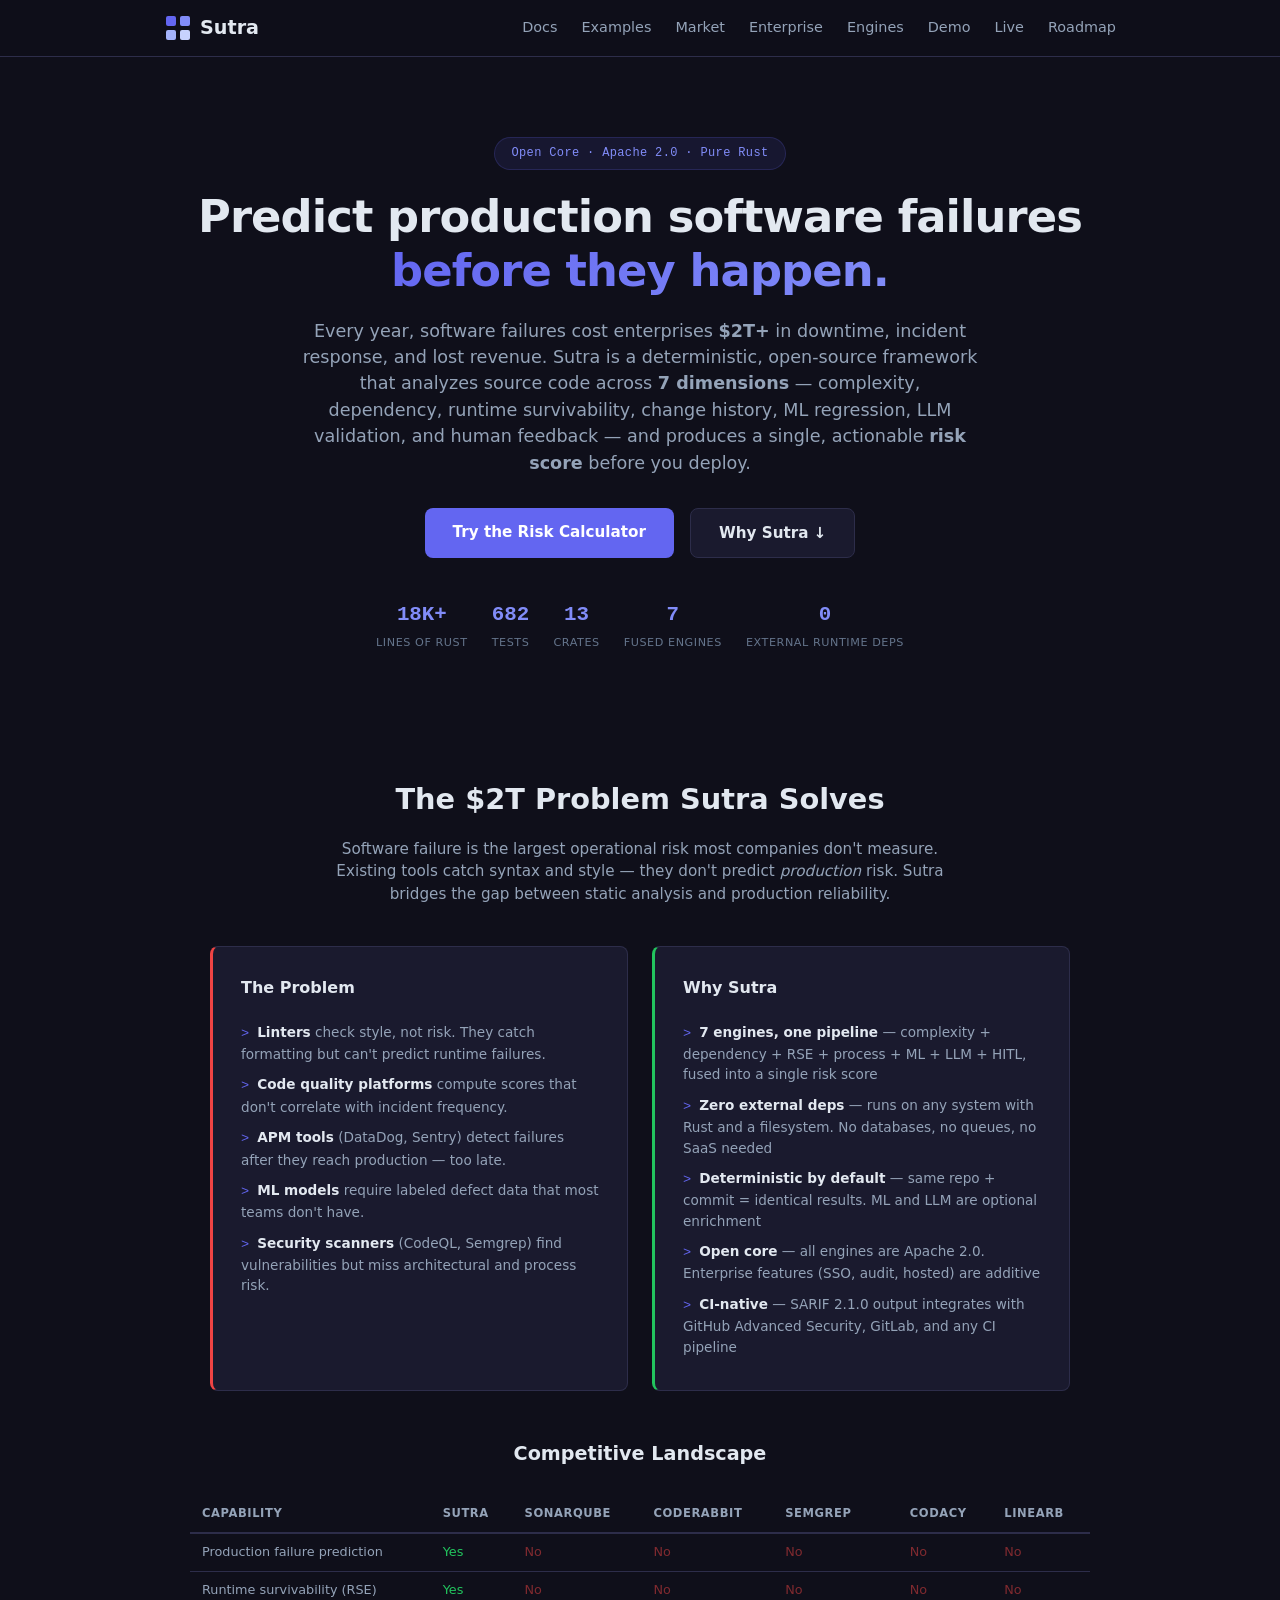
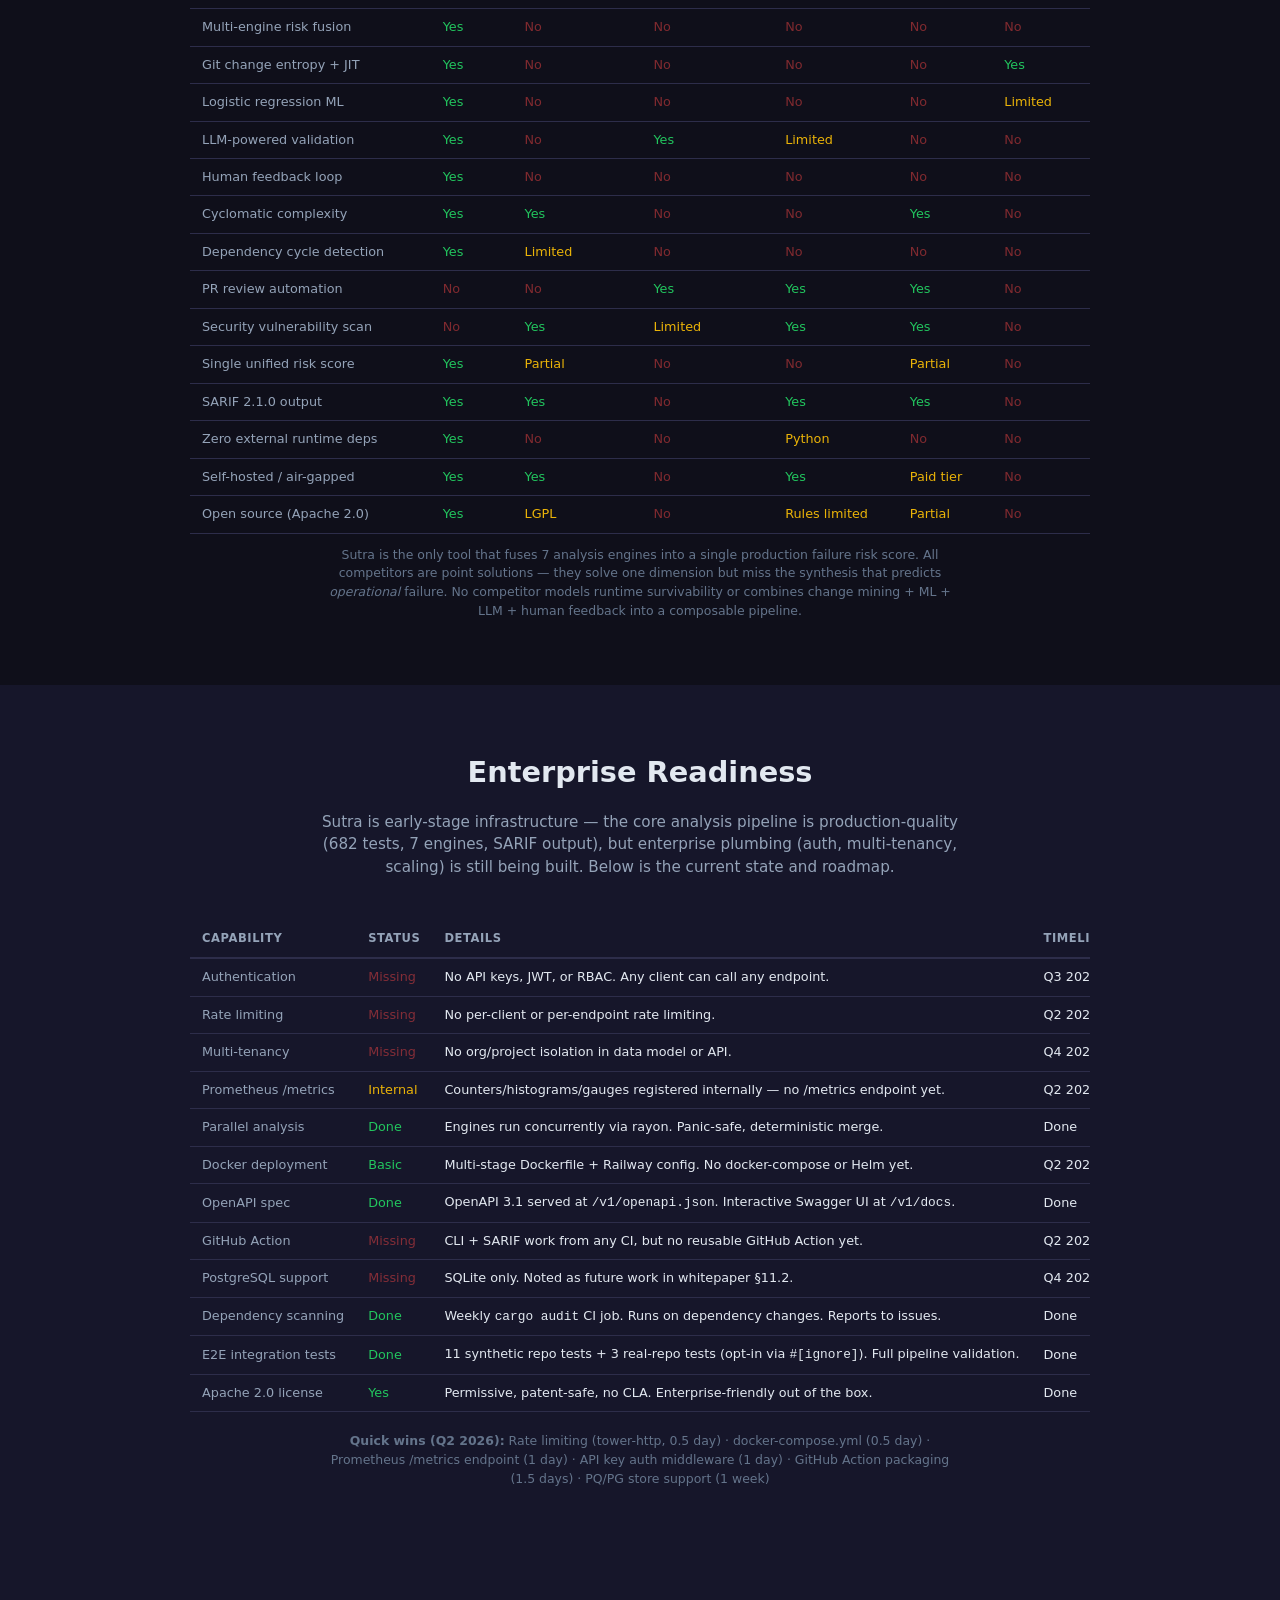
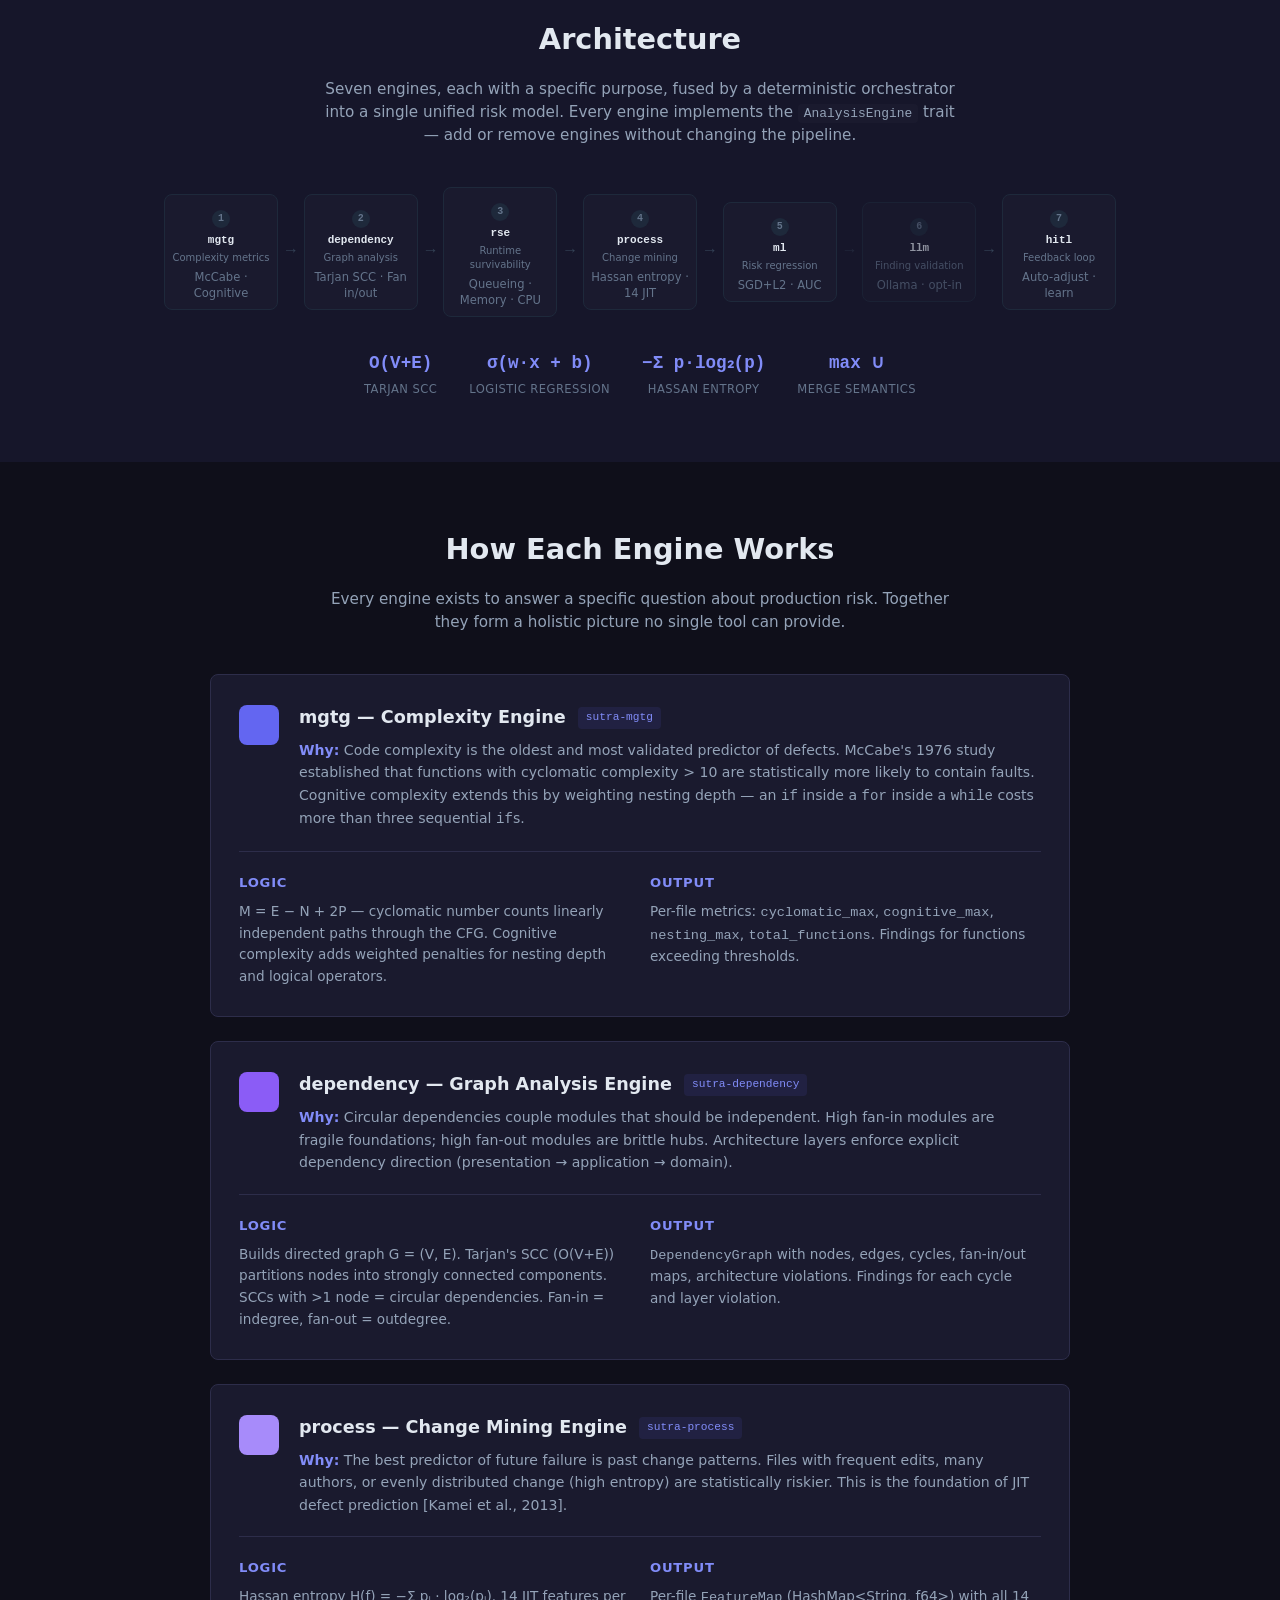
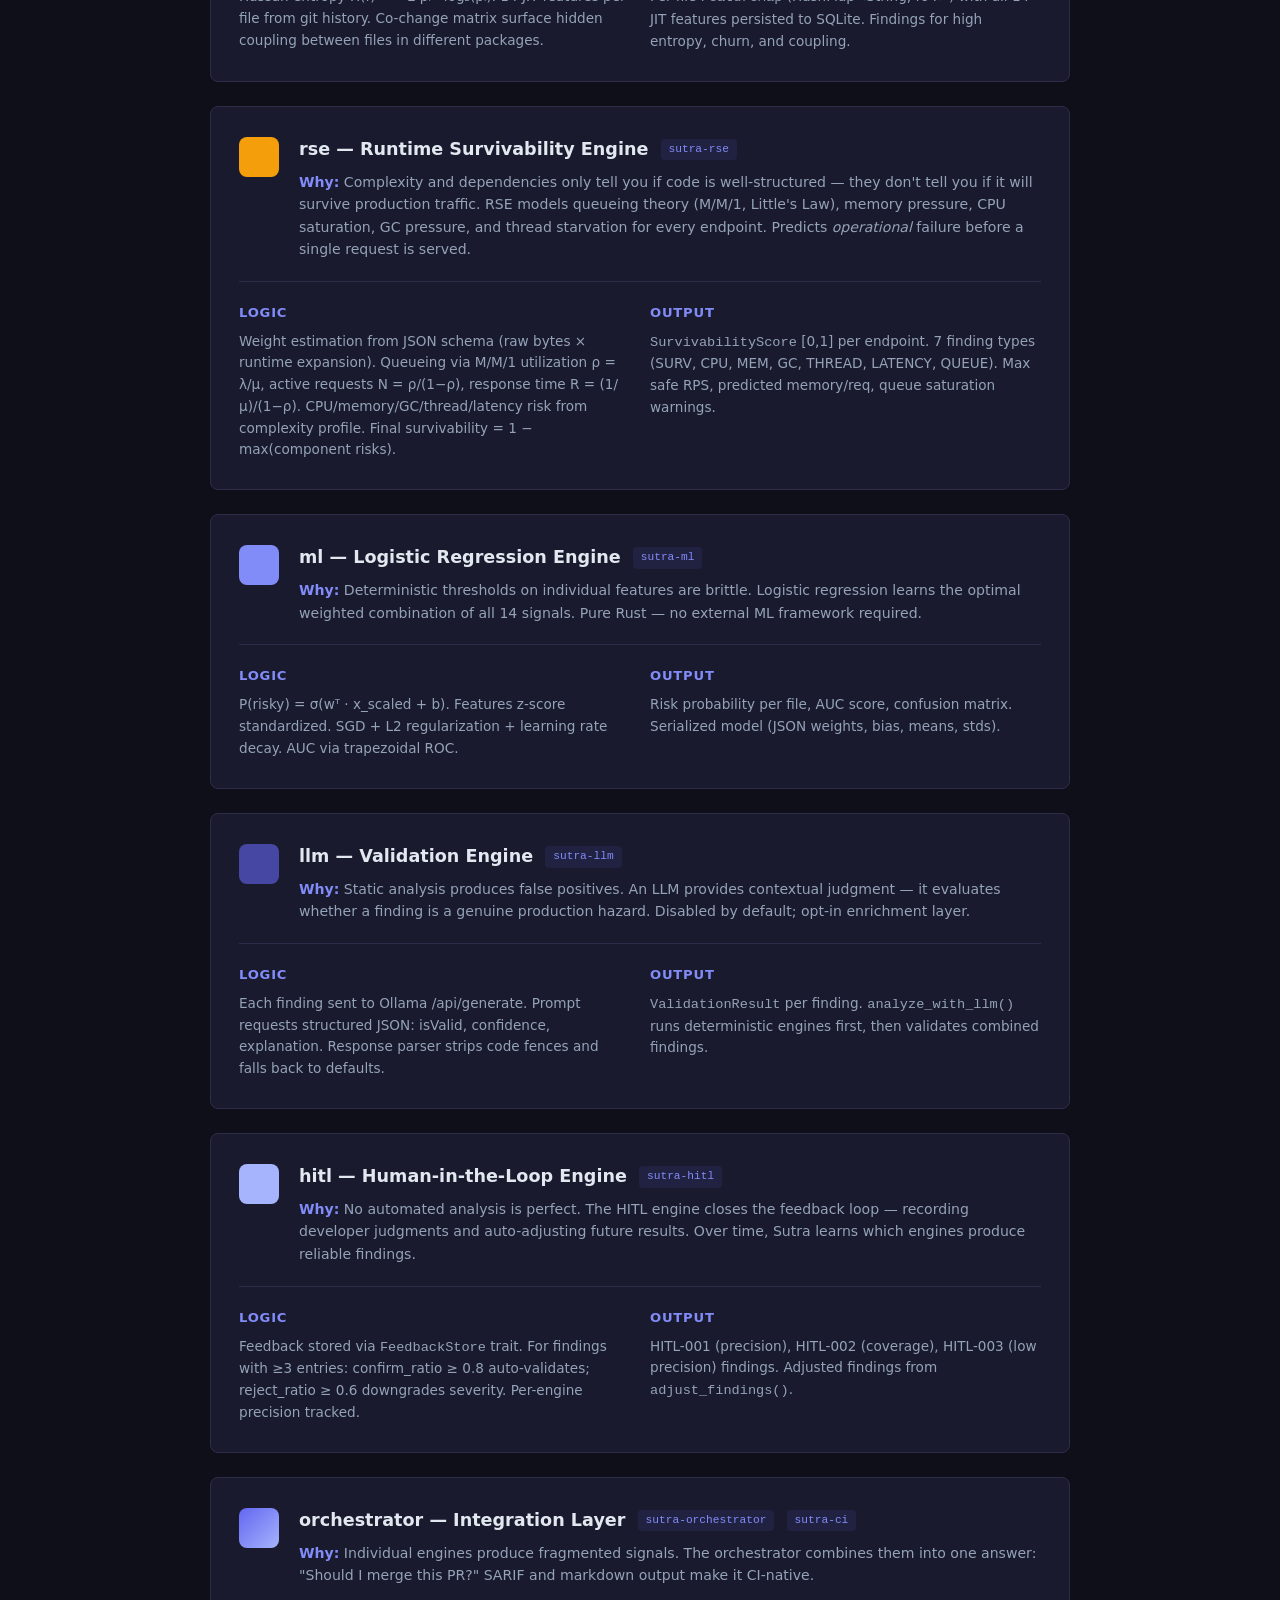
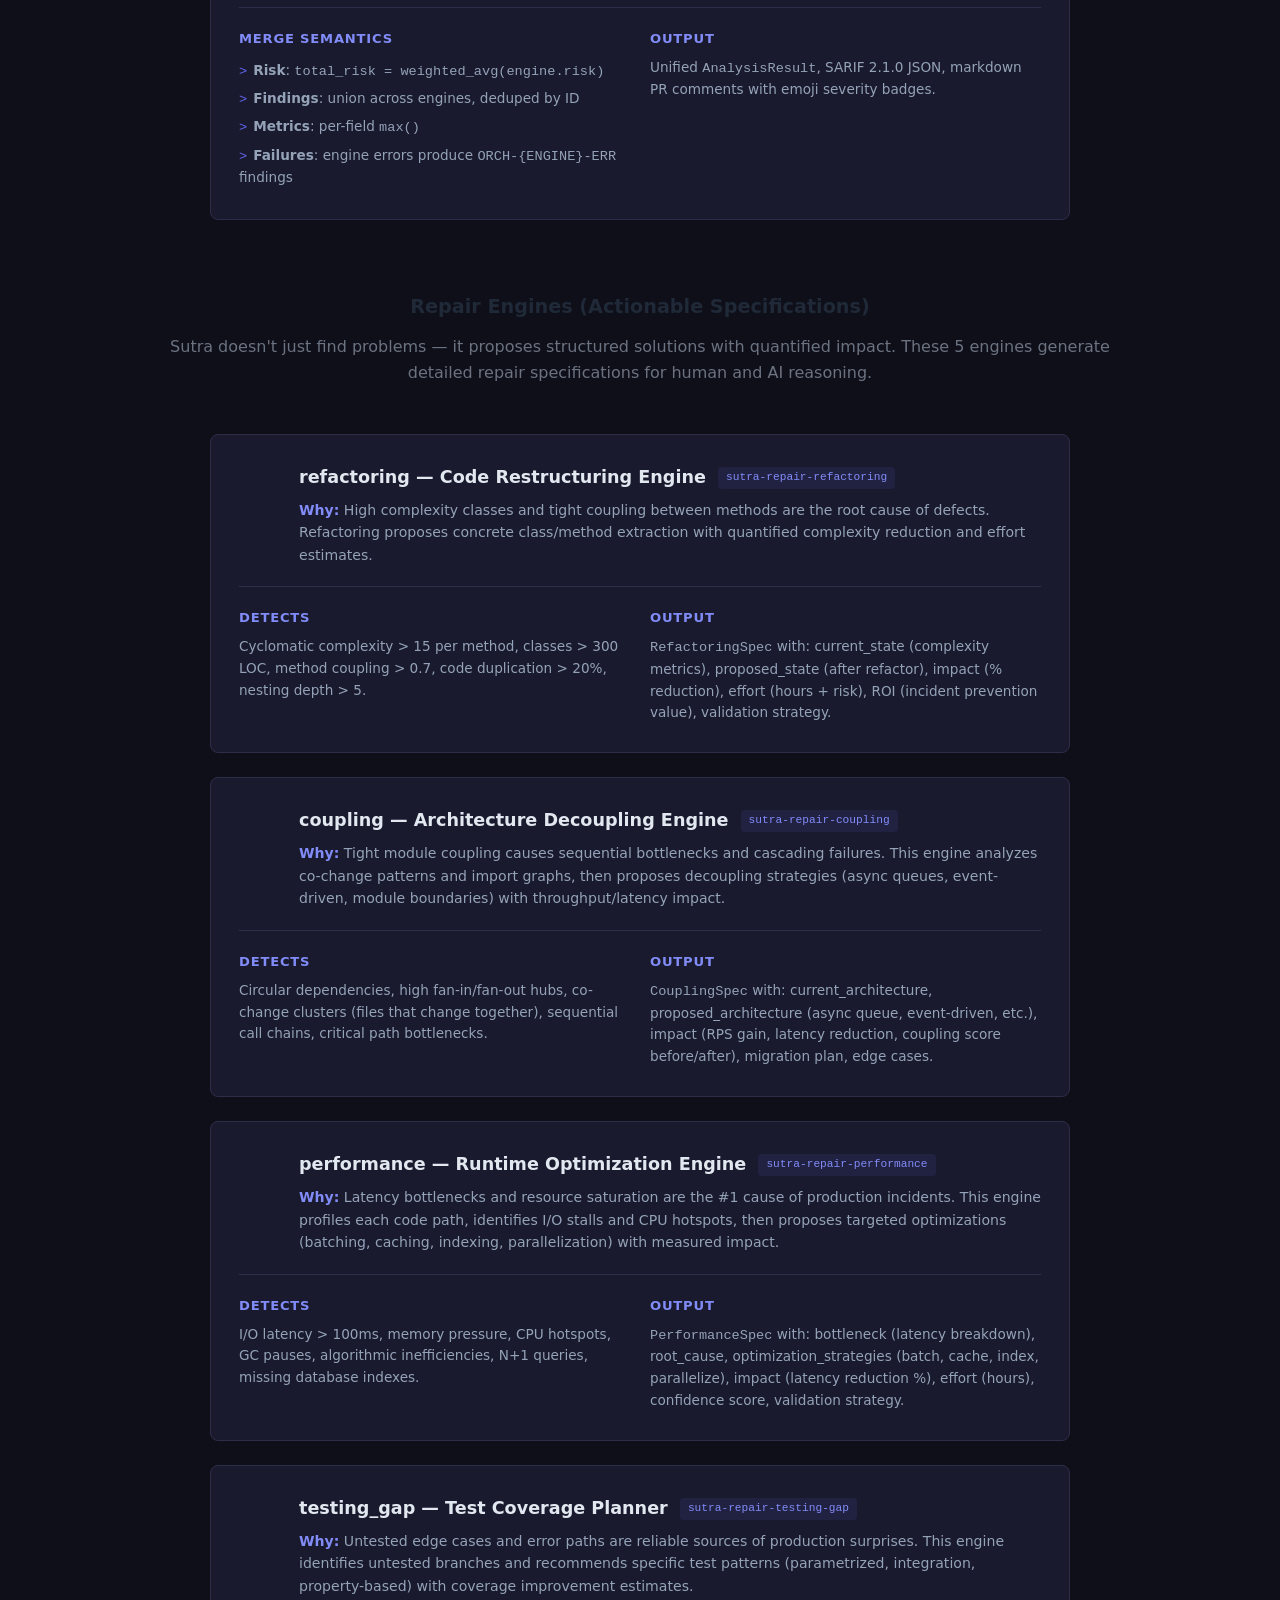
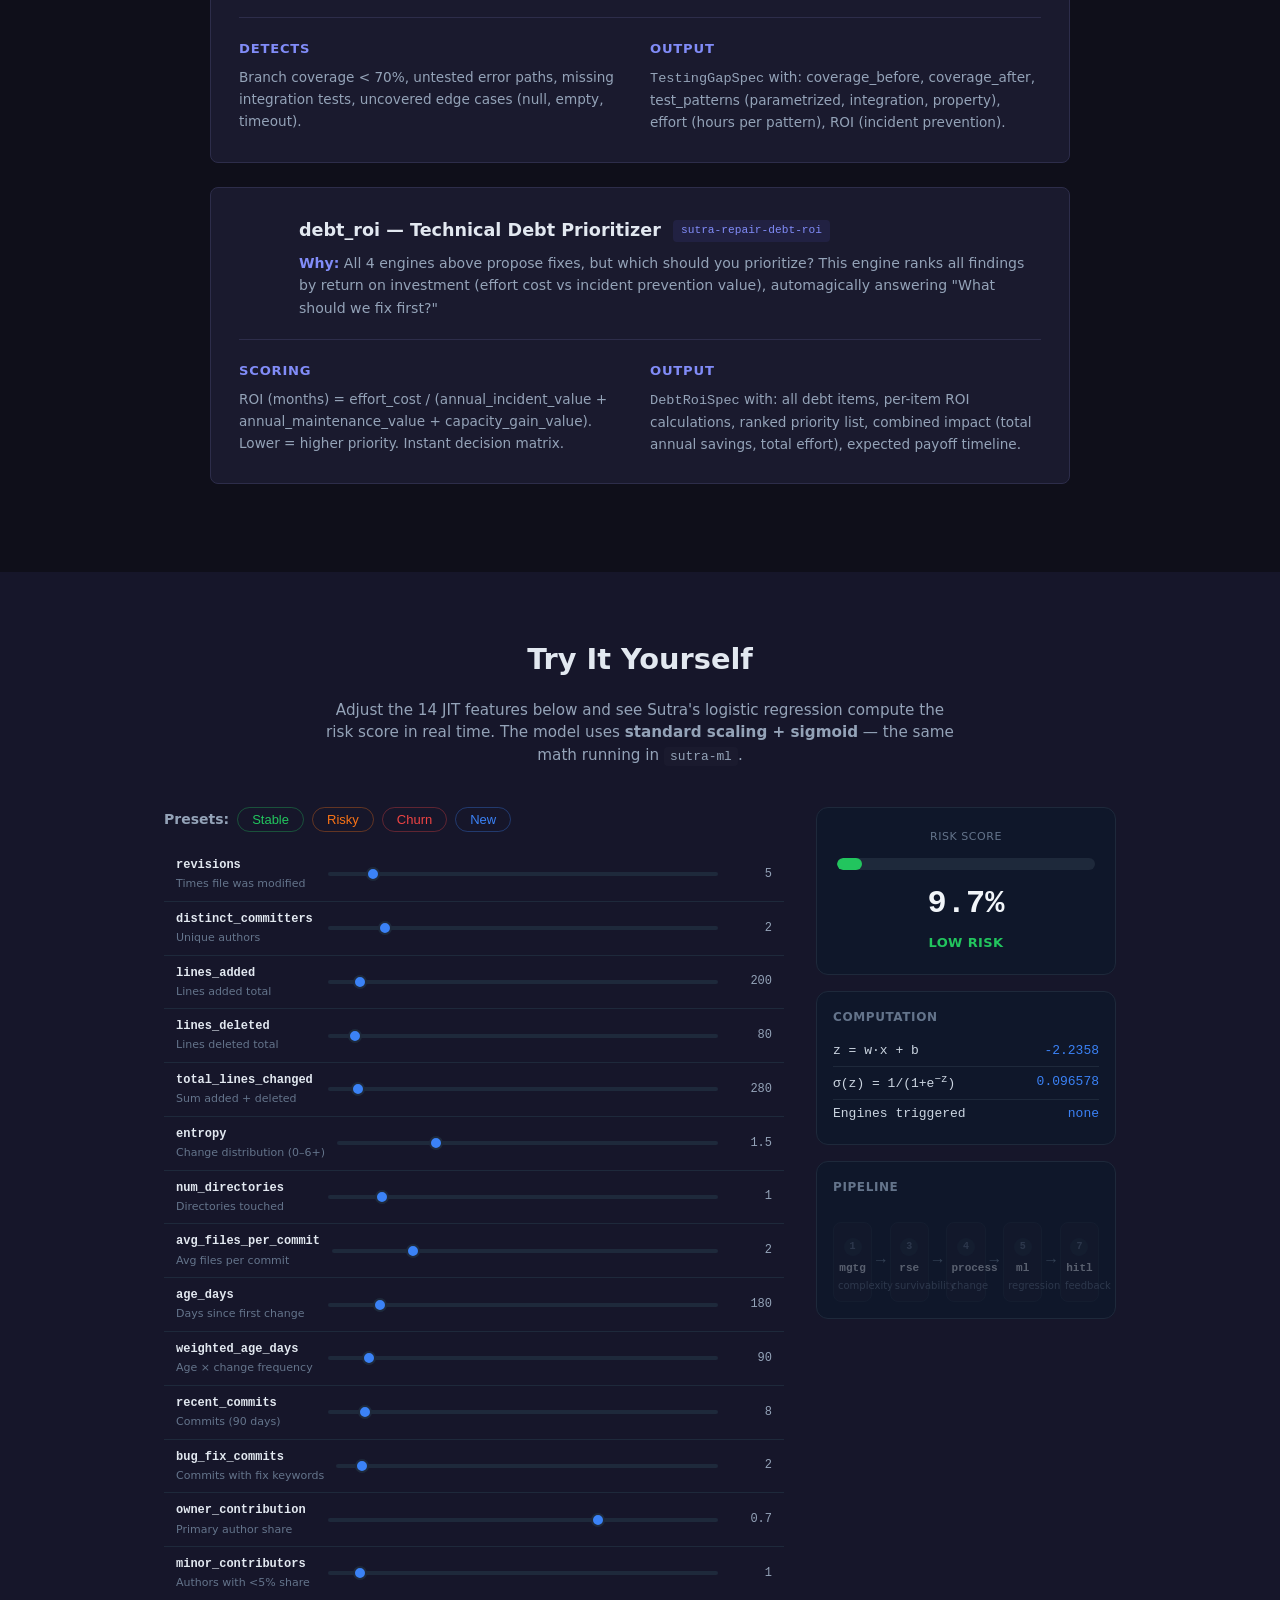
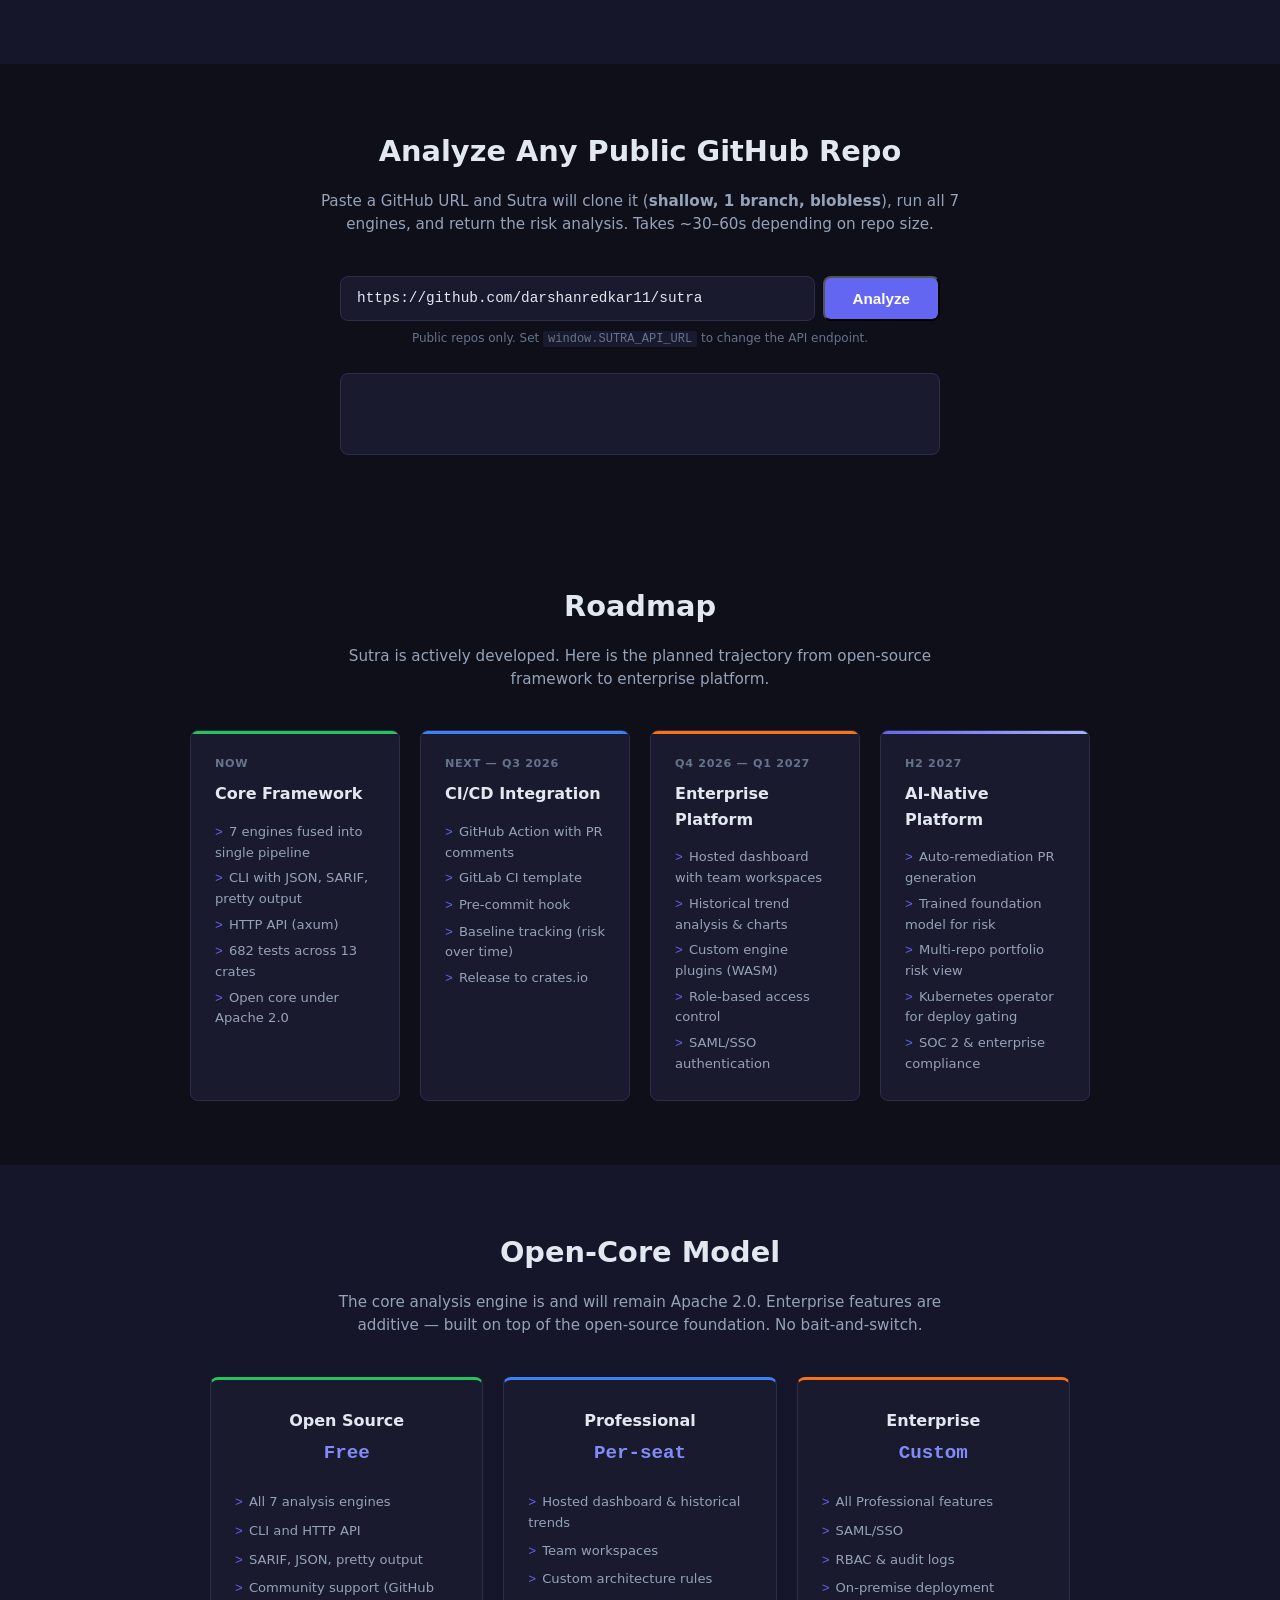
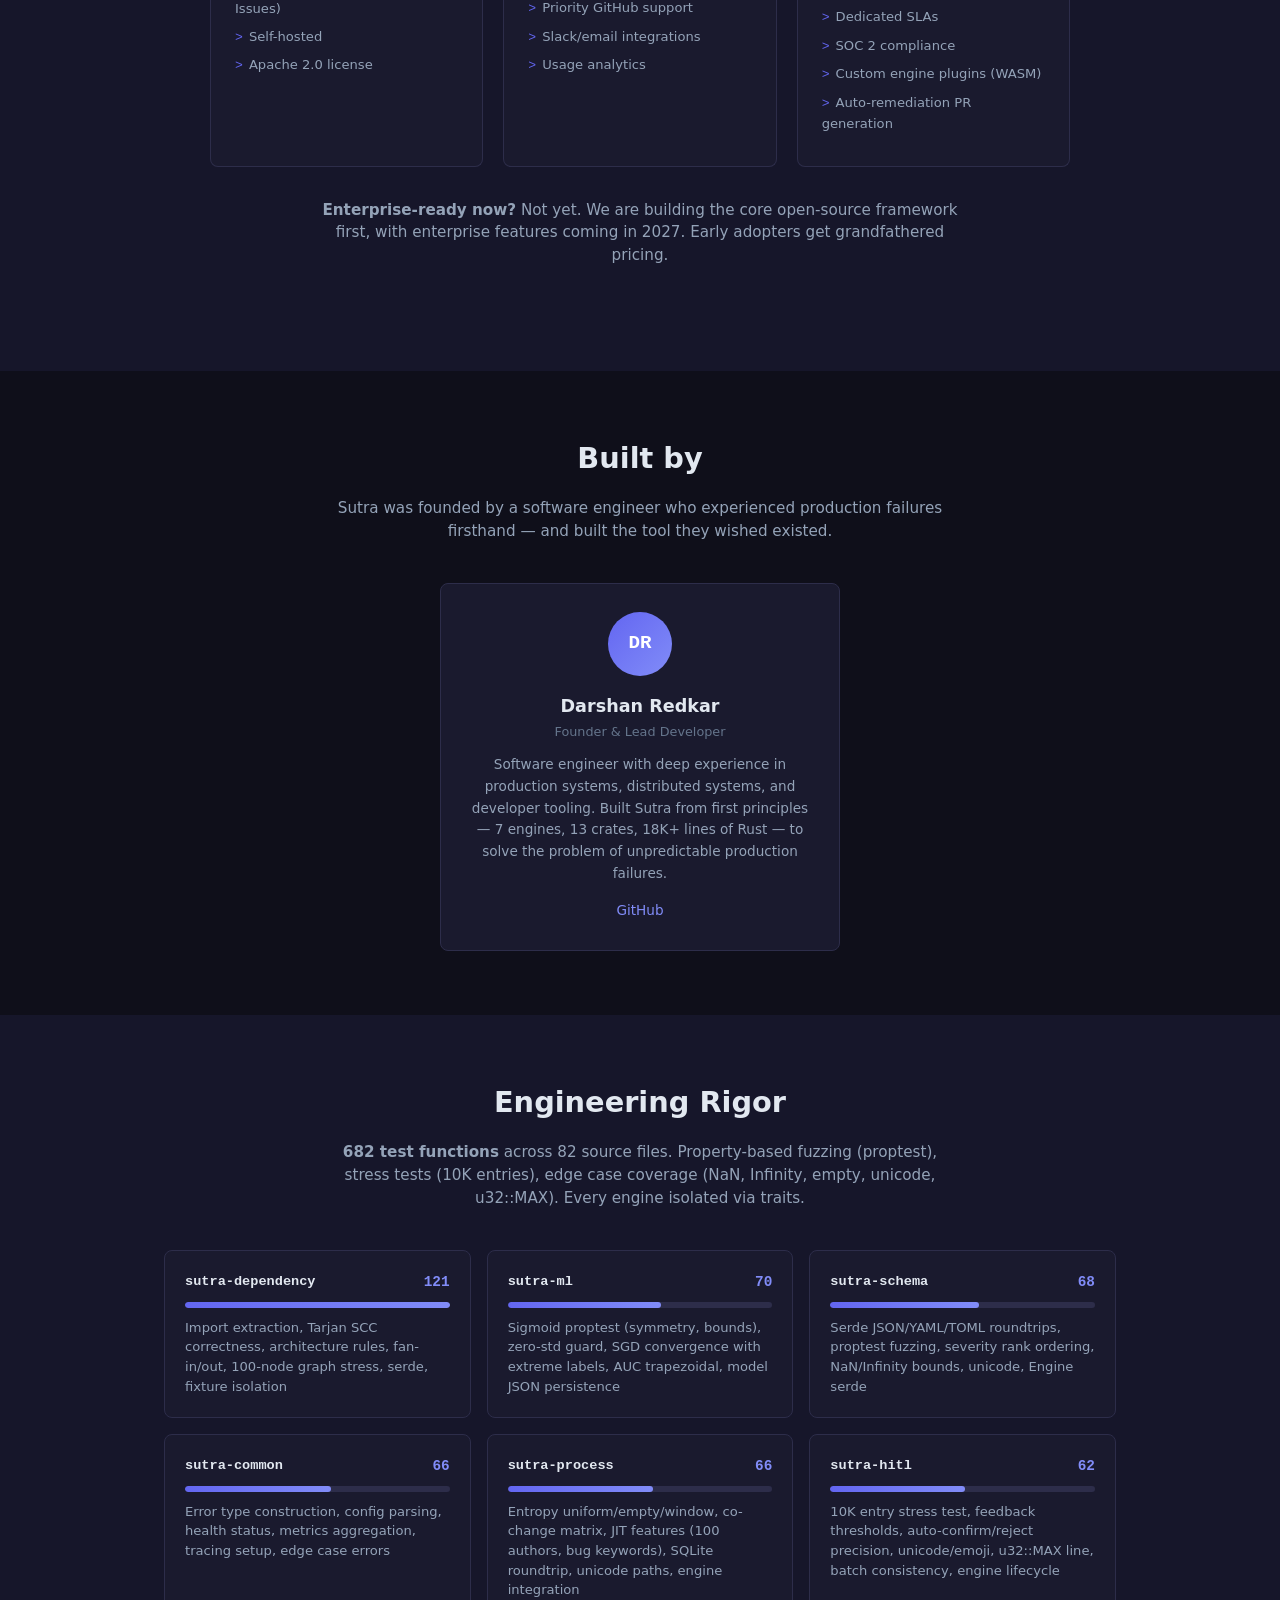
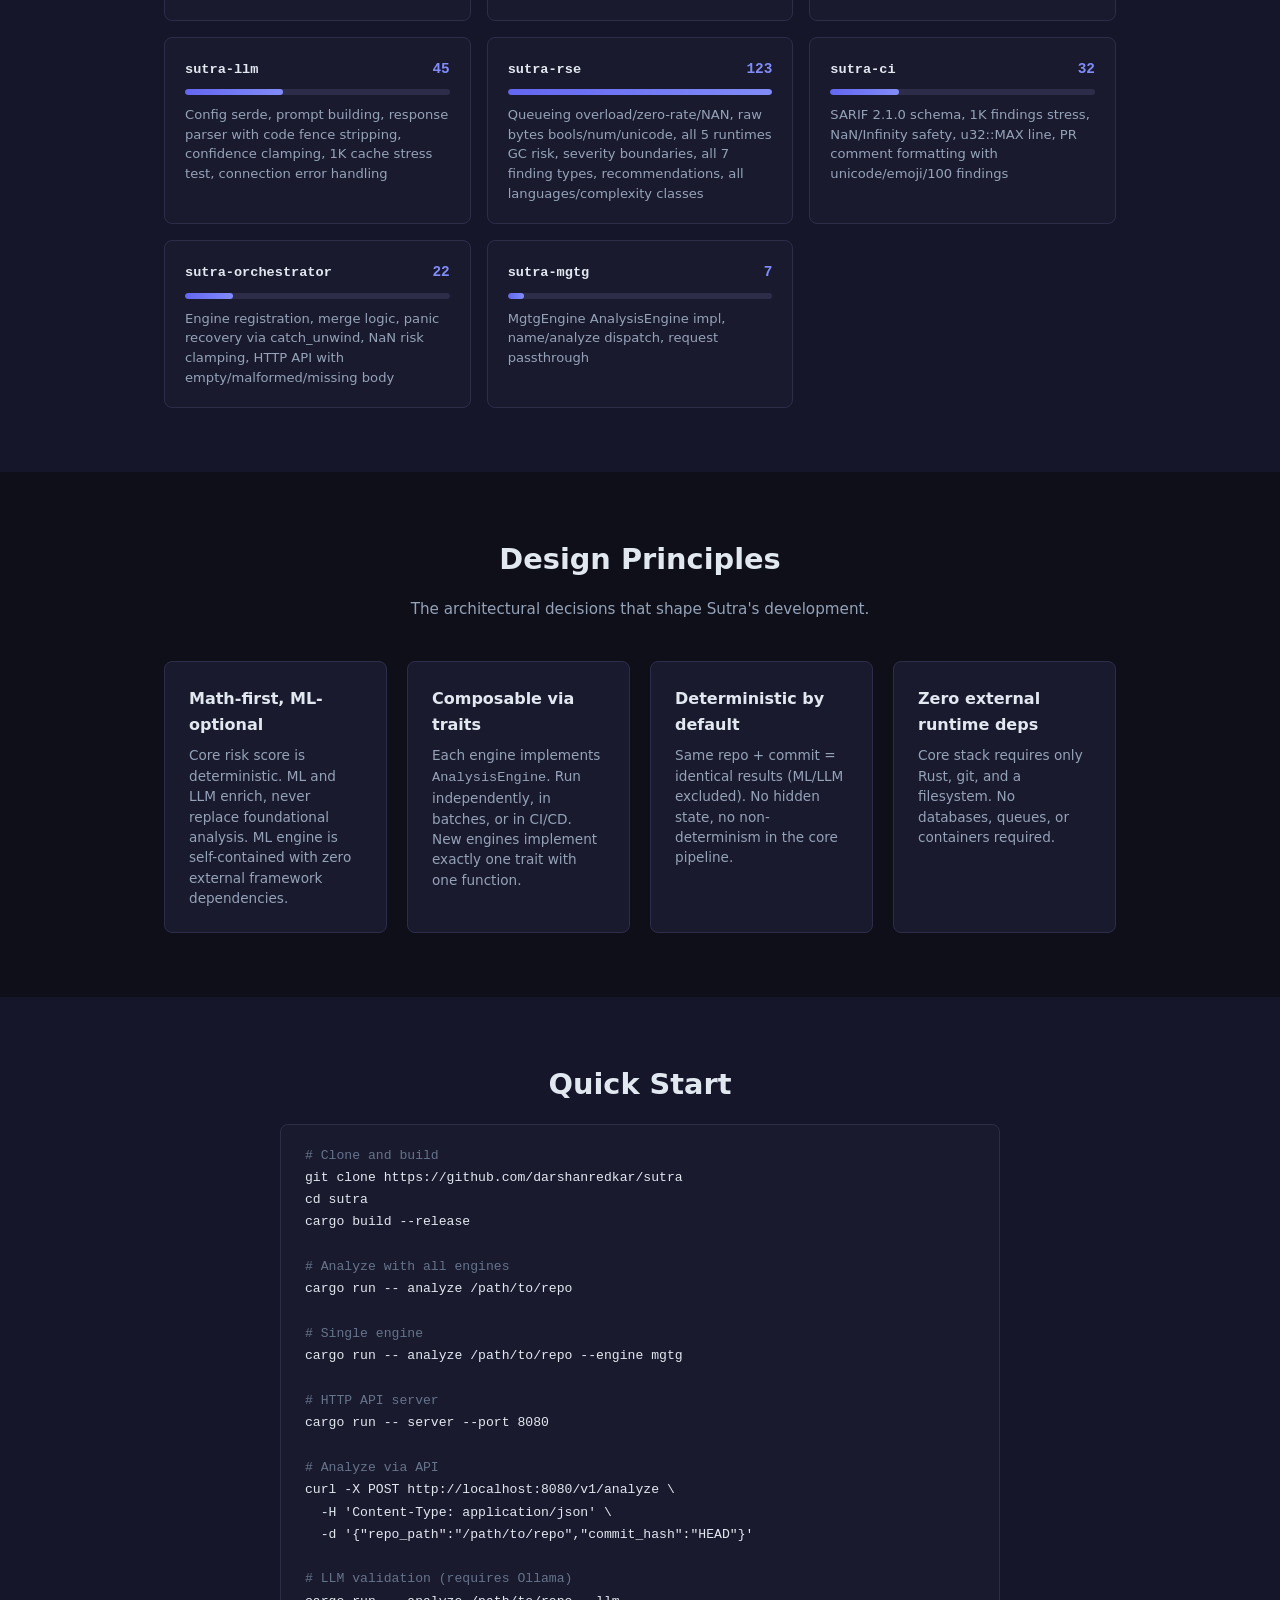
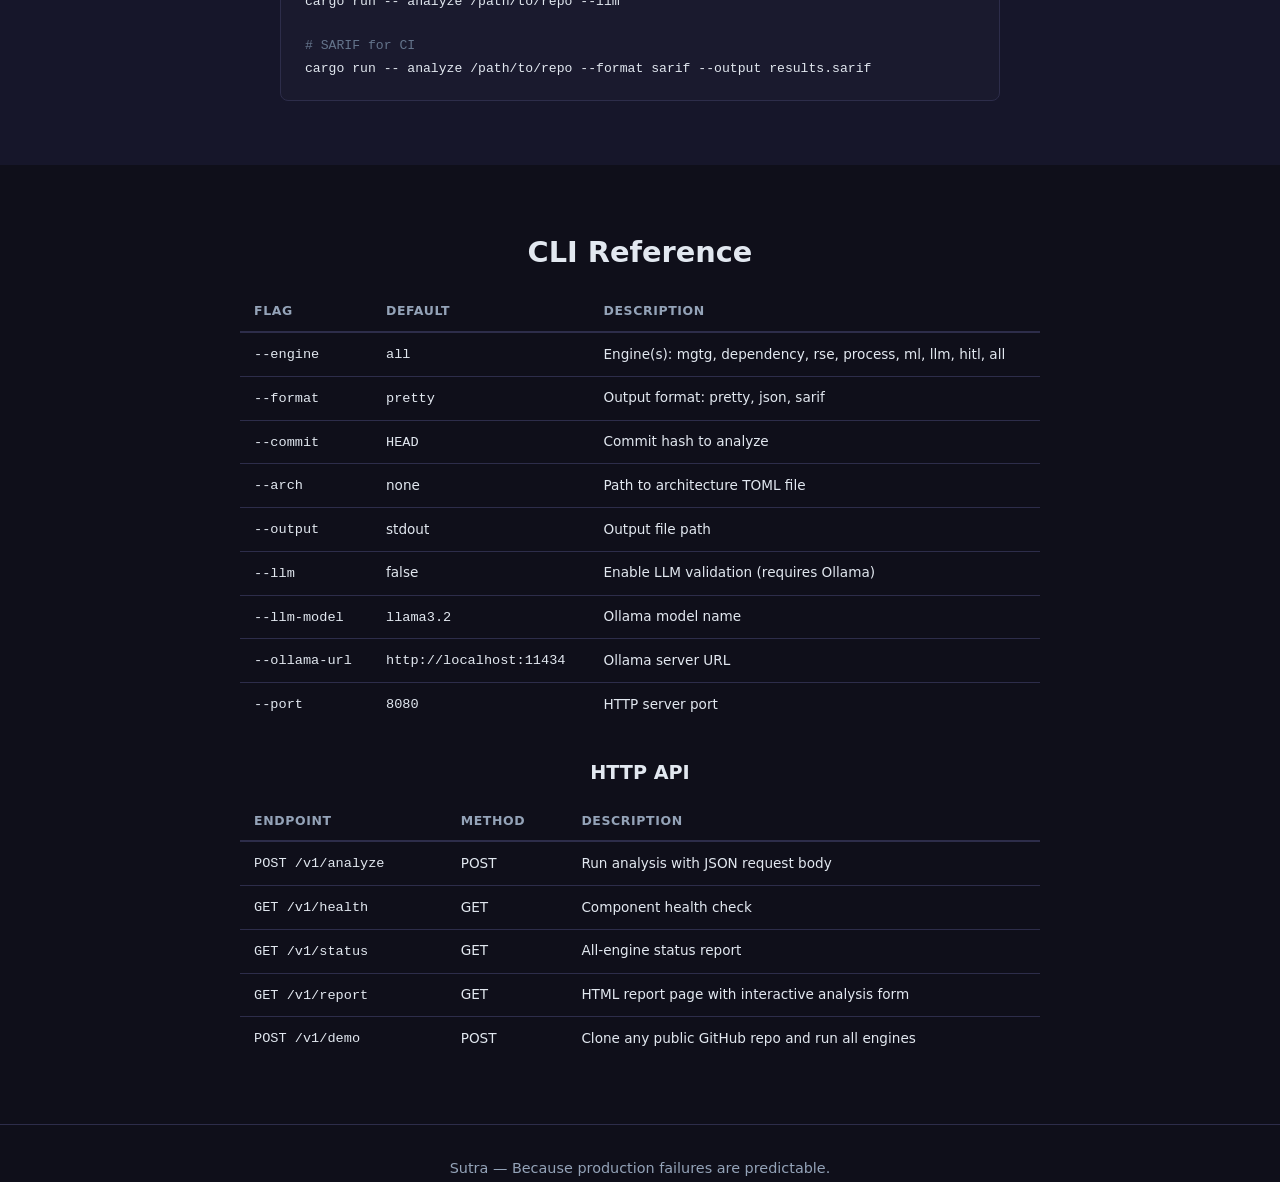
<file: website/index.html>
<!DOCTYPE html>
<html lang="en">
<head>
<meta charset="UTF-8">
<meta name="viewport" content="width=device-width, initial-scale=1.0">
<title>Sutra — Predict Production Software Failures</title>
<meta name="description" content="Sutra is a deterministic, open-source framework that predicts production software failures by fusing 7 analysis engines into a single composable pipeline. 18K+ lines of Rust, 682 tests across 13 crates, zero external runtime deps.">
<meta property="og:title" content="Sutra — Predict Production Failures Before They Happen">
<meta property="og:description" content="Deterministic failure prediction for production software. Open-core, 7 engines, 682 tests, pure Rust.">
<meta property="og:type" content="website">
<link rel="stylesheet" href="style.css">
<script defer src="demo.js"></script>
<script defer src="live-demo.js"></script>
</head>
<body>

<nav>
<div class="container nav-inner">
<a href="#" class="logo">
<svg width="28" height="28" viewBox="0 0 28 28" fill="none">
<rect x="2" y="2" width="10" height="10" rx="2" fill="#6366f1"/>
<rect x="16" y="2" width="10" height="10" rx="2" fill="#818cf8"/>
<rect x="2" y="16" width="10" height="10" rx="2" fill="#a5b4fc"/>
<rect x="16" y="16" width="10" height="10" rx="2" fill="#c7d2fe"/>
</svg>
<span>Sutra</span>
</a>
<div class="nav-links">
<a href="book.html">Docs</a>
<a href="example.html">Examples</a>
<a href="#market">Market</a>
<a href="#enterprise">Enterprise</a>
<a href="#engines">Engines</a>
<a href="#demo">Demo</a>
<a href="#live-demo">Live</a>
<a href="#roadmap">Roadmap</a>
</div>
</div>
</nav>

<header>
<div class="container header-inner">
<div class="header-badge">Open Core &middot; Apache 2.0 &middot; Pure Rust</div>
<h1>Predict production software failures<br><span class="accent">before they happen.</span></h1>
<p class="subtitle">
Every year, software failures cost enterprises <strong>$2T+</strong> in downtime, incident response, and lost revenue.
Sutra is a deterministic, open-source framework that analyzes source code across <strong>7 dimensions</strong>
— complexity, dependency, runtime survivability, change history, ML regression, LLM validation, and human feedback —
and produces a single, actionable <strong>risk score</strong> before you deploy.
</p>
<div class="header-actions">
<a href="#demo" class="btn btn-primary">Try the Risk Calculator</a>
<a href="#market" class="btn btn-secondary">Why Sutra &darr;</a>
</div>
<div class="header-metrics">
<div class="hm-item"><span class="hm-num">18K+</span><span class="hm-label">Lines of Rust</span></div>
<div class="hm-item"><span class="hm-num">682</span><span class="hm-label">Tests</span></div>
<div class="hm-item"><span class="hm-num">13</span><span class="hm-label">Crates</span></div>
<div class="hm-item"><span class="hm-num">7</span><span class="hm-label">Fused Engines</span></div>
<div class="hm-item"><span class="hm-num">0</span><span class="hm-label">External Runtime Deps</span></div>
</div>
</div>
</header>

<!-- ═══════════════════════════════════════════════════════ MARKET -->

<section id="market" class="section">
<div class="container">
<h2>The $2T Problem Sutra Solves</h2>
<p class="section-desc">
Software failure is the largest operational risk most companies don't measure.
Existing tools catch syntax and style — they don't predict <em>production</em> risk.
Sutra bridges the gap between static analysis and production reliability.
</p>

<div class="market-grid">
<div class="market-card market-problem">
<h3>The Problem</h3>
<ul>
<li><strong>Linters</strong> check style, not risk. They catch formatting but can't predict runtime failures.</li>
<li><strong>Code quality platforms</strong> compute scores that don't correlate with incident frequency.</li>
<li><strong>APM tools</strong> (DataDog, Sentry) detect failures after they reach production — too late.</li>
<li><strong>ML models</strong> require labeled defect data that most teams don't have.</li>
<li><strong>Security scanners</strong> (CodeQL, Semgrep) find vulnerabilities but miss architectural and process risk.</li>
</ul>
</div>

<div class="market-card market-solution">
<h3>Why Sutra</h3>
<ul>
<li><strong>7 engines, one pipeline</strong> — complexity + dependency + RSE + process + ML + LLM + HITL, fused into a single risk score</li>
<li><strong>Zero external deps</strong> — runs on any system with Rust and a filesystem. No databases, no queues, no SaaS needed</li>
<li><strong>Deterministic by default</strong> — same repo + commit = identical results. ML and LLM are optional enrichment</li>
<li><strong>Open core</strong> — all engines are Apache 2.0. Enterprise features (SSO, audit, hosted) are additive</li>
<li><strong>CI-native</strong> — SARIF 2.1.0 output integrates with GitHub Advanced Security, GitLab, and any CI pipeline</li>
</ul>
</div>
</div>

<h3 style="margin-top:48px;text-align:center;">Competitive Landscape</h3>
<div class="comp-table-wrap">
<table class="comp-table">
<thead>
<tr><th>Capability</th><th>Sutra</th><th>SonarQube</th><th>CodeRabbit</th><th>Semgrep</th><th>Codacy</th><th>LinearB</th></tr>
</thead>
<tbody>
<tr><td>Production failure prediction</td><td class="yes">Yes</td><td class="no">No</td><td class="no">No</td><td class="no">No</td><td class="no">No</td><td class="no">No</td></tr>
<tr><td>Runtime survivability (RSE)</td><td class="yes">Yes</td><td class="no">No</td><td class="no">No</td><td class="no">No</td><td class="no">No</td><td class="no">No</td></tr>
<tr><td>Multi-engine risk fusion</td><td class="yes">Yes</td><td class="no">No</td><td class="no">No</td><td class="no">No</td><td class="no">No</td><td class="no">No</td></tr>
<tr><td>Git change entropy + JIT</td><td class="yes">Yes</td><td class="no">No</td><td class="no">No</td><td class="no">No</td><td class="no">No</td><td class="yes">Yes</td></tr>
<tr><td>Logistic regression ML</td><td class="yes">Yes</td><td class="no">No</td><td class="no">No</td><td class="no">No</td><td class="no">No</td><td class="partial">Limited</td></tr>
<tr><td>LLM-powered validation</td><td class="yes">Yes</td><td class="no">No</td><td class="yes">Yes</td><td class="partial">Limited</td><td class="no">No</td><td class="no">No</td></tr>
<tr><td>Human feedback loop</td><td class="yes">Yes</td><td class="no">No</td><td class="no">No</td><td class="no">No</td><td class="no">No</td><td class="no">No</td></tr>
<tr><td>Cyclomatic complexity</td><td class="yes">Yes</td><td class="yes">Yes</td><td class="no">No</td><td class="no">No</td><td class="yes">Yes</td><td class="no">No</td></tr>
<tr><td>Dependency cycle detection</td><td class="yes">Yes</td><td class="partial">Limited</td><td class="no">No</td><td class="no">No</td><td class="no">No</td><td class="no">No</td></tr>
<tr><td>PR review automation</td><td class="no">No</td><td class="no">No</td><td class="yes">Yes</td><td class="yes">Yes</td><td class="yes">Yes</td><td class="no">No</td></tr>
<tr><td>Security vulnerability scan</td><td class="no">No</td><td class="yes">Yes</td><td class="partial">Limited</td><td class="yes">Yes</td><td class="yes">Yes</td><td class="no">No</td></tr>
<tr><td>Single unified risk score</td><td class="yes">Yes</td><td class="partial">Partial</td><td class="no">No</td><td class="no">No</td><td class="partial">Partial</td><td class="no">No</td></tr>
<tr><td>SARIF 2.1.0 output</td><td class="yes">Yes</td><td class="yes">Yes</td><td class="no">No</td><td class="yes">Yes</td><td class="yes">Yes</td><td class="no">No</td></tr>
<tr><td>Zero external runtime deps</td><td class="yes">Yes</td><td class="no">No</td><td class="no">No</td><td class="partial">Python</td><td class="no">No</td><td class="no">No</td></tr>
<tr><td>Self-hosted / air-gapped</td><td class="yes">Yes</td><td class="yes">Yes</td><td class="no">No</td><td class="yes">Yes</td><td class="partial">Paid tier</td><td class="no">No</td></tr>
<tr><td>Open source (Apache 2.0)</td><td class="yes">Yes</td><td class="partial">LGPL</td><td class="no">No</td><td class="partial">Rules limited</td><td class="partial">Partial</td><td class="no">No</td></tr>
</tbody>
</table>
</div>
<p class="table-footnote">Sutra is the only tool that fuses 7 analysis engines into a single production failure risk score. All competitors are point solutions — they solve one dimension but miss the synthesis that predicts <em>operational</em> failure. No competitor models runtime survivability or combines change mining + ML + LLM + human feedback into a composable pipeline.</p>

</div>
</section>

<!-- ═══════════════════════════════════════════════════════ ENTERPRISE -->

<section id="enterprise" class="section section-dark">
<div class="container">
<h2>Enterprise Readiness</h2>
<p class="section-desc">
Sutra is early-stage infrastructure — the core analysis pipeline is production-quality (682 tests, 7 engines, SARIF output), but enterprise plumbing (auth, multi-tenancy, scaling) is still being built. Below is the current state and roadmap.
</p>

<div class="comp-table-wrap">
<table class="comp-table">
<thead>
<tr><th>Capability</th><th>Status</th><th>Details</th><th>Timeline</th></tr>
</thead>
<tbody>
<tr>
  <td>Authentication</td>
  <td class="no">Missing</td>
  <td>No API keys, JWT, or RBAC. Any client can call any endpoint.</td>
  <td>Q3 2026</td>
</tr>
<tr>
  <td>Rate limiting</td>
  <td class="no">Missing</td>
  <td>No per-client or per-endpoint rate limiting.</td>
  <td>Q2 2026</td>
</tr>
<tr>
  <td>Multi-tenancy</td>
  <td class="no">Missing</td>
  <td>No org/project isolation in data model or API.</td>
  <td>Q4 2026</td>
</tr>
<tr>
  <td>Prometheus /metrics</td>
  <td class="partial">Internal</td>
  <td>Counters/histograms/gauges registered internally — no /metrics endpoint yet.</td>
  <td>Q2 2026</td>
</tr>
<tr>
  <td>Parallel analysis</td>
  <td class="yes">Done</td>
  <td>Engines run concurrently via rayon. Panic-safe, deterministic merge.</td>
  <td>Done</td>
</tr>
<tr>
  <td>Docker deployment</td>
  <td class="yes">Basic</td>
  <td>Multi-stage Dockerfile + Railway config. No docker-compose or Helm yet.</td>
  <td>Q2 2026</td>
</tr>
<tr>
  <td>OpenAPI spec</td>
  <td class="yes">Done</td>
  <td>OpenAPI 3.1 served at <code>/v1/openapi.json</code>. Interactive Swagger UI at <code>/v1/docs</code>.</td>
  <td>Done</td>
</tr>
<tr>
  <td>GitHub Action</td>
  <td class="no">Missing</td>
  <td>CLI + SARIF work from any CI, but no reusable GitHub Action yet.</td>
  <td>Q2 2026</td>
</tr>
<tr>
  <td>PostgreSQL support</td>
  <td class="no">Missing</td>
  <td>SQLite only. Noted as future work in whitepaper §11.2.</td>
  <td>Q4 2026</td>
</tr>
<tr>
  <td>Dependency scanning</td>
  <td class="yes">Done</td>
  <td>Weekly <code>cargo audit</code> CI job. Runs on dependency changes. Reports to issues.</td>
  <td>Done</td>
</tr>
<tr>
  <td>E2E integration tests</td>
  <td class="yes">Done</td>
  <td>11 synthetic repo tests + 3 real-repo tests (opt-in via <code>#[ignore]</code>). Full pipeline validation.</td>
  <td>Done</td>
</tr>
<tr>
  <td>Apache 2.0 license</td>
  <td class="yes">Yes</td>
  <td>Permissive, patent-safe, no CLA. Enterprise-friendly out of the box.</td>
  <td>Done</td>
</tr>
</tbody>
</table>
</div>

<p class="table-footnote" style="margin-top: 20px;">
<strong>Quick wins (Q2 2026):</strong> Rate limiting (tower-http, 0.5 day) &middot; docker-compose.yml (0.5 day) &middot; Prometheus /metrics endpoint (1 day) &middot; API key auth middleware (1 day) &middot; GitHub Action packaging (1.5 days) &middot; PQ/PG store support (1 week)
</p>
</div>
</section>

<!-- ═══════════════════════════════════════════════════════ OVERVIEW -->

<section id="overview" class="section section-dark">
<div class="container">
<h2>Architecture</h2>
<p class="section-desc">
Seven engines, each with a specific purpose, fused by a deterministic orchestrator into a single unified risk model.
Every engine implements the <code>AnalysisEngine</code> trait — add or remove engines without changing the pipeline.
</p>

<div class="pipeline">
<div class="pipeline-step">
<div class="step-number">1</div>
<h3>mgtg</h3>
<p>Complexity metrics<br><span class="step-detail">McCabe &middot; Cognitive</span></p>
</div>
<div class="pipeline-arrow">&rarr;</div>
<div class="pipeline-step">
<div class="step-number">2</div>
<h3>dependency</h3>
<p>Graph analysis<br><span class="step-detail">Tarjan SCC &middot; Fan in/out</span></p>
</div>
<div class="pipeline-arrow">&rarr;</div>
<div class="pipeline-step">
<div class="step-number">3</div>
<h3>rse</h3>
<p>Runtime survivability<br><span class="step-detail">Queueing &middot; Memory &middot; CPU</span></p>
</div>
<div class="pipeline-arrow">&rarr;</div>
<div class="pipeline-step">
<div class="step-number">4</div>
<h3>process</h3>
<p>Change mining<br><span class="step-detail">Hassan entropy &middot; 14 JIT</span></p>
</div>
<div class="pipeline-arrow">&rarr;</div>
<div class="pipeline-step">
<div class="step-number">5</div>
<h3>ml</h3>
<p>Risk regression<br><span class="step-detail">SGD+L2 &middot; AUC</span></p>
</div>
<div class="pipeline-arrow optional">&rarr;</div>
<div class="pipeline-step optional">
<div class="step-number">6</div>
<h3>llm</h3>
<p>Finding validation<br><span class="step-detail">Ollama &middot; opt-in</span></p>
</div>
<div class="pipeline-arrow">&rarr;</div>
<div class="pipeline-step">
<div class="step-number">7</div>
<h3>hitl</h3>
<p>Feedback loop<br><span class="step-detail">Auto-adjust &middot; learn</span></p>
</div>
</div>

<div class="arch-highlight">
<div class="arch-highlight-item">
<span class="ah-num">O(V+E)</span>
<span class="ah-label">Tarjan SCC</span>
</div>
<div class="arch-highlight-item">
<span class="ah-num">σ(w·x + b)</span>
<span class="ah-label">Logistic Regression</span>
</div>
<div class="arch-highlight-item">
<span class="ah-num">−Σ p·log₂(p)</span>
<span class="ah-label">Hassan Entropy</span>
</div>
<div class="arch-highlight-item">
<span class="ah-num">max ∪</span>
<span class="ah-label">Merge Semantics</span>
</div>
</div>
</div>
</section>

<!-- ═══════════════════════════════════════════════════════ ENGINES DEEP DIVE -->

<section id="engines" class="section">
<div class="container">
<h2>How Each Engine Works</h2>
<p class="section-desc">
Every engine exists to answer a specific question about production risk. Together they form a
holistic picture no single tool can provide.
</p>

<div class="engine-deep" id="engine-mgtg">
<div class="engine-deep-header">
<div class="engine-deep-icon mgtg"></div>
<div>
<h3>mgtg — Complexity Engine <span class="crate-badge">sutra-mgtg</span></h3>
<p class="engine-deep-why"><strong>Why:</strong> Code complexity is the oldest and most validated predictor of defects. McCabe's 1976 study established that functions with cyclomatic complexity &gt; 10 are statistically more likely to contain faults. Cognitive complexity extends this by weighting nesting depth — an <code>if</code> inside a <code>for</code> inside a <code>while</code> costs more than three sequential <code>if</code>s.</p>
</div>
</div>
<div class="engine-deep-body">
<div class="engine-deep-section">
<h4>Logic</h4>
<p>M = E − N + 2P — cyclomatic number counts linearly independent paths through the CFG. Cognitive complexity adds weighted penalties for nesting depth and logical operators.</p>
</div>
<div class="engine-deep-section">
<h4>Output</h4>
<p>Per-file metrics: <code>cyclomatic_max</code>, <code>cognitive_max</code>, <code>nesting_max</code>, <code>total_functions</code>. Findings for functions exceeding thresholds.</p>
</div>
</div>
</div>

<div class="engine-deep" id="engine-dependency">
<div class="engine-deep-header">
<div class="engine-deep-icon dep"></div>
<div>
<h3>dependency — Graph Analysis Engine <span class="crate-badge">sutra-dependency</span></h3>
<p class="engine-deep-why"><strong>Why:</strong> Circular dependencies couple modules that should be independent. High fan-in modules are fragile foundations; high fan-out modules are brittle hubs. Architecture layers enforce explicit dependency direction (presentation → application → domain).</p>
</div>
</div>
<div class="engine-deep-body">
<div class="engine-deep-section">
<h4>Logic</h4>
<p>Builds directed graph G = (V, E). Tarjan's SCC (O(V+E)) partitions nodes into strongly connected components. SCCs with &gt;1 node = circular dependencies. Fan-in = indegree, fan-out = outdegree.</p>
</div>
<div class="engine-deep-section">
<h4>Output</h4>
<p><code>DependencyGraph</code> with nodes, edges, cycles, fan-in/out maps, architecture violations. Findings for each cycle and layer violation.</p>
</div>
</div>
</div>

<div class="engine-deep" id="engine-process">
<div class="engine-deep-header">
<div class="engine-deep-icon proc"></div>
<div>
<h3>process — Change Mining Engine <span class="crate-badge">sutra-process</span></h3>
<p class="engine-deep-why"><strong>Why:</strong> The best predictor of future failure is past change patterns. Files with frequent edits, many authors, or evenly distributed change (high entropy) are statistically riskier. This is the foundation of JIT defect prediction [Kamei et al., 2013].</p>
</div>
</div>
<div class="engine-deep-body">
<div class="engine-deep-section">
<h4>Logic</h4>
<p>Hassan entropy H(f) = −Σ pᵢ · log₂(pᵢ). 14 JIT features per file from git history. Co-change matrix surface hidden coupling between files in different packages.</p>
</div>
<div class="engine-deep-section">
<h4>Output</h4>
<p>Per-file <code>FeatureMap</code> (HashMap&lt;String, f64&gt;) with all 14 JIT features persisted to SQLite. Findings for high entropy, churn, and coupling.</p>
</div>
</div>
</div>

<div class="engine-deep" id="engine-rse">
<div class="engine-deep-header">
<div class="engine-deep-icon rse"></div>
<div>
<h3>rse — Runtime Survivability Engine <span class="crate-badge">sutra-rse</span></h3>
<p class="engine-deep-why"><strong>Why:</strong> Complexity and dependencies only tell you if code is well-structured — they don't tell you if it will survive production traffic. RSE models queueing theory (M/M/1, Little's Law), memory pressure, CPU saturation, GC pressure, and thread starvation for every endpoint. Predicts <em>operational</em> failure before a single request is served.</p>
</div>
</div>
<div class="engine-deep-body">
<div class="engine-deep-section">
<h4>Logic</h4>
<p>Weight estimation from JSON schema (raw bytes × runtime expansion). Queueing via M/M/1 utilization ρ = λ/µ, active requests N = ρ/(1−ρ), response time R = (1/µ)/(1−ρ). CPU/memory/GC/thread/latency risk from complexity profile. Final survivability = 1 − max(component risks).</p>
</div>
<div class="engine-deep-section">
<h4>Output</h4>
<p><code>SurvivabilityScore</code> [0,1] per endpoint. 7 finding types (SURV, CPU, MEM, GC, THREAD, LATENCY, QUEUE). Max safe RPS, predicted memory/req, queue saturation warnings.</p>
</div>
</div>
</div>

<div class="engine-deep" id="engine-ml">
<div class="engine-deep-header">
<div class="engine-deep-icon ml"></div>
<div>
<h3>ml — Logistic Regression Engine <span class="crate-badge">sutra-ml</span></h3>
<p class="engine-deep-why"><strong>Why:</strong> Deterministic thresholds on individual features are brittle. Logistic regression learns the optimal weighted combination of all 14 signals. Pure Rust — no external ML framework required.</p>
</div>
</div>
<div class="engine-deep-body">
<div class="engine-deep-section">
<h4>Logic</h4>
<p>P(risky) = σ(wᵀ · x_scaled + b). Features z-score standardized. SGD + L2 regularization + learning rate decay. AUC via trapezoidal ROC.</p>
</div>
<div class="engine-deep-section">
<h4>Output</h4>
<p>Risk probability per file, AUC score, confusion matrix. Serialized model (JSON weights, bias, means, stds).</p>
</div>
</div>
</div>

<div class="engine-deep" id="engine-llm">
<div class="engine-deep-header">
<div class="engine-deep-icon llm"></div>
<div>
<h3>llm — Validation Engine <span class="crate-badge">sutra-llm</span></h3>
<p class="engine-deep-why"><strong>Why:</strong> Static analysis produces false positives. An LLM provides contextual judgment — it evaluates whether a finding is a genuine production hazard. Disabled by default; opt-in enrichment layer.</p>
</div>
</div>
<div class="engine-deep-body">
<div class="engine-deep-section">
<h4>Logic</h4>
<p>Each finding sent to Ollama /api/generate. Prompt requests structured JSON: isValid, confidence, explanation. Response parser strips code fences and falls back to defaults.</p>
</div>
<div class="engine-deep-section">
<h4>Output</h4>
<p><code>ValidationResult</code> per finding. <code>analyze_with_llm()</code> runs deterministic engines first, then validates combined findings.</p>
</div>
</div>
</div>

<div class="engine-deep" id="engine-hitl">
<div class="engine-deep-header">
<div class="engine-deep-icon hitl"></div>
<div>
<h3>hitl — Human-in-the-Loop Engine <span class="crate-badge">sutra-hitl</span></h3>
<p class="engine-deep-why"><strong>Why:</strong> No automated analysis is perfect. The HITL engine closes the feedback loop — recording developer judgments and auto-adjusting future results. Over time, Sutra learns which engines produce reliable findings.</p>
</div>
</div>
<div class="engine-deep-body">
<div class="engine-deep-section">
<h4>Logic</h4>
<p>Feedback stored via <code>FeedbackStore</code> trait. For findings with ≥3 entries: confirm_ratio ≥ 0.8 auto-validates; reject_ratio ≥ 0.6 downgrades severity. Per-engine precision tracked.</p>
</div>
<div class="engine-deep-section">
<h4>Output</h4>
<p>HITL-001 (precision), HITL-002 (coverage), HITL-003 (low precision) findings. Adjusted findings from <code>adjust_findings()</code>.</p>
</div>
</div>
</div>

<div class="engine-deep" id="engine-orchestrator">
<div class="engine-deep-header">
<div class="engine-deep-icon orch"></div>
<div>
<h3>orchestrator — Integration Layer <span class="crate-badge">sutra-orchestrator</span> <span class="crate-badge">sutra-ci</span></h3>
<p class="engine-deep-why"><strong>Why:</strong> Individual engines produce fragmented signals. The orchestrator combines them into one answer: "Should I merge this PR?" SARIF and markdown output make it CI-native.</p>
</div>
</div>
<div class="engine-deep-body">
<div class="engine-deep-section">
<h4>Merge Semantics</h4>
<ul>
<li><strong>Risk</strong>: <code>total_risk = weighted_avg(engine.risk)</code></li>
<li><strong>Findings</strong>: union across engines, deduped by ID</li>
<li><strong>Metrics</strong>: per-field <code>max()</code></li>
<li><strong>Failures</strong>: engine errors produce <code>ORCH-{ENGINE}-ERR</code> findings</li>
</ul>
</div>
<div class="engine-deep-section">
<h4>Output</h4>
<p>Unified <code>AnalysisResult</code>, SARIF 2.1.0 JSON, markdown PR comments with emoji severity badges.</p>
</div>
</div>
</div>

<h3 style="margin-top: 72px; text-align: center; font-weight: 600; color: #1f2937;">Repair Engines (Actionable Specifications)</h3>
<p style="text-align: center; color: #6b7280; margin-bottom: 48px;">
Sutra doesn't just find problems — it proposes structured solutions with quantified impact.
These 5 engines generate detailed repair specifications for human and AI reasoning.
</p>

<div class="engine-deep" id="engine-refactoring">
<div class="engine-deep-header">
<div class="engine-deep-icon ref"></div>
<div>
<h3>refactoring — Code Restructuring Engine <span class="crate-badge">sutra-repair-refactoring</span></h3>
<p class="engine-deep-why"><strong>Why:</strong> High complexity classes and tight coupling between methods are the root cause of defects. Refactoring proposes concrete class/method extraction with quantified complexity reduction and effort estimates.</p>
</div>
</div>
<div class="engine-deep-body">
<div class="engine-deep-section">
<h4>Detects</h4>
<p>Cyclomatic complexity &gt; 15 per method, classes &gt; 300 LOC, method coupling &gt; 0.7, code duplication &gt; 20%, nesting depth &gt; 5.</p>
</div>
<div class="engine-deep-section">
<h4>Output</h4>
<p><code>RefactoringSpec</code> with: current_state (complexity metrics), proposed_state (after refactor), impact (% reduction), effort (hours + risk), ROI (incident prevention value), validation strategy.</p>
</div>
</div>
</div>

<div class="engine-deep" id="engine-coupling">
<div class="engine-deep-header">
<div class="engine-deep-icon coup"></div>
<div>
<h3>coupling — Architecture Decoupling Engine <span class="crate-badge">sutra-repair-coupling</span></h3>
<p class="engine-deep-why"><strong>Why:</strong> Tight module coupling causes sequential bottlenecks and cascading failures. This engine analyzes co-change patterns and import graphs, then proposes decoupling strategies (async queues, event-driven, module boundaries) with throughput/latency impact.</p>
</div>
</div>
<div class="engine-deep-body">
<div class="engine-deep-section">
<h4>Detects</h4>
<p>Circular dependencies, high fan-in/fan-out hubs, co-change clusters (files that change together), sequential call chains, critical path bottlenecks.</p>
</div>
<div class="engine-deep-section">
<h4>Output</h4>
<p><code>CouplingSpec</code> with: current_architecture, proposed_architecture (async queue, event-driven, etc.), impact (RPS gain, latency reduction, coupling score before/after), migration plan, edge cases.</p>
</div>
</div>
</div>

<div class="engine-deep" id="engine-performance">
<div class="engine-deep-header">
<div class="engine-deep-icon perf"></div>
<div>
<h3>performance — Runtime Optimization Engine <span class="crate-badge">sutra-repair-performance</span></h3>
<p class="engine-deep-why"><strong>Why:</strong> Latency bottlenecks and resource saturation are the #1 cause of production incidents. This engine profiles each code path, identifies I/O stalls and CPU hotspots, then proposes targeted optimizations (batching, caching, indexing, parallelization) with measured impact.</p>
</div>
</div>
<div class="engine-deep-body">
<div class="engine-deep-section">
<h4>Detects</h4>
<p>I/O latency &gt; 100ms, memory pressure, CPU hotspots, GC pauses, algorithmic inefficiencies, N+1 queries, missing database indexes.</p>
</div>
<div class="engine-deep-section">
<h4>Output</h4>
<p><code>PerformanceSpec</code> with: bottleneck (latency breakdown), root_cause, optimization_strategies (batch, cache, index, parallelize), impact (latency reduction %), effort (hours), confidence score, validation strategy.</p>
</div>
</div>
</div>

<div class="engine-deep" id="engine-testing">
<div class="engine-deep-header">
<div class="engine-deep-icon test"></div>
<div>
<h3>testing_gap — Test Coverage Planner <span class="crate-badge">sutra-repair-testing-gap</span></h3>
<p class="engine-deep-why"><strong>Why:</strong> Untested edge cases and error paths are reliable sources of production surprises. This engine identifies untested branches and recommends specific test patterns (parametrized, integration, property-based) with coverage improvement estimates.</p>
</div>
</div>
<div class="engine-deep-body">
<div class="engine-deep-section">
<h4>Detects</h4>
<p>Branch coverage &lt; 70%, untested error paths, missing integration tests, uncovered edge cases (null, empty, timeout).</p>
</div>
<div class="engine-deep-section">
<h4>Output</h4>
<p><code>TestingGapSpec</code> with: coverage_before, coverage_after, test_patterns (parametrized, integration, property), effort (hours per pattern), ROI (incident prevention).</p>
</div>
</div>
</div>

<div class="engine-deep" id="engine-debt-roi">
<div class="engine-deep-header">
<div class="engine-deep-icon debt"></div>
<div>
<h3>debt_roi — Technical Debt Prioritizer <span class="crate-badge">sutra-repair-debt-roi</span></h3>
<p class="engine-deep-why"><strong>Why:</strong> All 4 engines above propose fixes, but which should you prioritize? This engine ranks all findings by return on investment (effort cost vs incident prevention value), automagically answering "What should we fix first?"</p>
</div>
</div>
<div class="engine-deep-body">
<div class="engine-deep-section">
<h4>Scoring</h4>
<p>ROI (months) = effort_cost / (annual_incident_value + annual_maintenance_value + capacity_gain_value). Lower = higher priority. Instant decision matrix.</p>
</div>
<div class="engine-deep-section">
<h4>Output</h4>
<p><code>DebtRoiSpec</code> with: all debt items, per-item ROI calculations, ranked priority list, combined impact (total annual savings, total effort), expected payoff timeline.</p>
</div>
</div>
</div>

</div>
</section>

<!-- ═══════════════════════════════════════════════════════ DEMO -->

<section id="demo" class="section section-dark">
<div class="container">
<h2>Try It Yourself</h2>
<p class="section-desc">
Adjust the 14 JIT features below and see Sutra's logistic regression compute the risk score in real time.
The model uses <strong>standard scaling + sigmoid</strong> — the same math running in <code>sutra-ml</code>.
</p>

<div class="demo-layout">
<div class="demo-controls">
<div class="demo-presets">
<strong>Presets:</strong>
<button onclick="applyPreset('stable')" class="demo-btn demo-btn-green">Stable</button>
<button onclick="applyPreset('risky')" class="demo-btn demo-btn-orange">Risky</button>
<button onclick="applyPreset('churn')" class="demo-btn demo-btn-red">Churn</button>
<button onclick="applyPreset('new')" class="demo-btn demo-btn-blue">New</button>
</div>
<div id="demo-sliders"></div>
</div>
<div class="demo-results">
<div class="demo-gauge-wrap">
<div class="demo-gauge-label">Risk Score</div>
<div class="demo-gauge-track">
<div class="demo-gauge-fill" id="demo-risk-gauge"></div>
</div>
<div class="demo-gauge-value" id="demo-risk-value">0.0%</div>
<div class="demo-gauge-risk" id="demo-risk-label">LOW RISK</div>
</div>

<div class="demo-computation">
<h4>Computation</h4>
<table class="demo-table">
<tbody id="demo-breakdown">
<tr><td>z = w·x + b</td><td>—</td></tr>
<tr><td>σ(z)</td><td>—</td></tr>
<tr><td>Engines triggered</td><td>—</td></tr>
</tbody>
</table>
</div>

<div class="demo-pipeline-container">
<h4>Pipeline</h4>
<div class="pipeline demo-pipeline" id="demo-pipeline-flow">
<div class="pipeline-step demo-step" data-engine="mgtg">
<div class="step-number">1</div><h3>mgtg</h3><p>complexity</p>
</div>
<div class="pipeline-arrow">&rarr;</div>
<div class="pipeline-step demo-step" data-engine="rse">
<div class="step-number">3</div><h3>rse</h3><p>survivability</p>
</div>
<div class="pipeline-arrow">&rarr;</div>
<div class="pipeline-step demo-step" data-engine="process">
<div class="step-number">4</div><h3>process</h3><p>change</p>
</div>
<div class="pipeline-arrow">&rarr;</div>
<div class="pipeline-step demo-step" data-engine="ml">
<div class="step-number">5</div><h3>ml</h3><p>regression</p>
</div>
<div class="pipeline-arrow">&rarr;</div>
<div class="pipeline-step demo-step" data-engine="hitl">
<div class="step-number">7</div><h3>hitl</h3><p>feedback</p>
</div>
</div>
</div>
</div>
</div>
</div>
</section>

<!-- ═══════════════════════════════════════════════════════ LIVE DEMO -->

<section id="live-demo" class="section">
<div class="container">
<h2>Analyze Any Public GitHub Repo</h2>
<p class="section-desc">
Paste a GitHub URL and Sutra will clone it (<strong>shallow, 1 branch, blobless</strong>),
run all 7 engines, and return the risk analysis. Takes ~30&ndash;60s depending on repo size.
</p>

<div class="live-form-wrap">
<form id="live-demo-form" class="live-form">
<input type="url" id="live-demo-url"
  placeholder="https://github.com/owner/repo"
  value="https://github.com/darshanredkar11/sutra"
  required
  class="live-input">
<button type="submit" class="btn btn-primary">Analyze</button>
</form>
<p class="live-form-hint">Public repos only. Set <code>window.SUTRA_API_URL</code> to change the API endpoint.</p>
</div>

<div id="live-demo-status" class="live-hidden live-status"></div>
<div id="live-demo-results" class="live-hidden"></div>

</div>
</section>

<!-- ═══════════════════════════════════════════════════════ ROADMAP -->

<section id="roadmap" class="section">
<div class="container">
<h2>Roadmap</h2>
<p class="section-desc">
Sutra is actively developed. Here is the planned trajectory from open-source framework to enterprise platform.
</p>

<div class="roadmap-grid">
<div class="roadmap-card roadmap-now">
<div class="roadmap-phase">Now</div>
<h3>Core Framework</h3>
<ul>
<li>7 engines fused into single pipeline</li>
<li>CLI with JSON, SARIF, pretty output</li>
<li>HTTP API (axum)</li>
<li>682 tests across 13 crates</li>
<li>Open core under Apache 2.0</li>
</ul>
</div>

<div class="roadmap-card roadmap-next">
<div class="roadmap-phase">Next &mdash; Q3 2026</div>
<h3>CI/CD Integration</h3>
<ul>
<li>GitHub Action with PR comments</li>
<li>GitLab CI template</li>
<li>Pre-commit hook</li>
<li>Baseline tracking (risk over time)</li>
<li>Release to crates.io</li>
</ul>
</div>

<div class="roadmap-card roadmap-future">
<div class="roadmap-phase">Q4 2026 &mdash; Q1 2027</div>
<h3>Enterprise Platform</h3>
<ul>
<li>Hosted dashboard with team workspaces</li>
<li>Historical trend analysis &amp; charts</li>
<li>Custom engine plugins (WASM)</li>
<li>Role-based access control</li>
<li>SAML/SSO authentication</li>
</ul>
</div>

<div class="roadmap-card roadmap-distant">
<div class="roadmap-phase">H2 2027</div>
<h3>AI-Native Platform</h3>
<ul>
<li>Auto-remediation PR generation</li>
<li>Trained foundation model for risk</li>
<li>Multi-repo portfolio risk view</li>
<li>Kubernetes operator for deploy gating</li>
<li>SOC 2 &amp; enterprise compliance</li>
</ul>
</div>
</div>

</div>
</section>

<!-- ═══════════════════════════════════════════════════════ MONETIZATION -->

<section id="monetization" class="section section-dark">
<div class="container">
<h2>Open-Core Model</h2>
<p class="section-desc">
The core analysis engine is and will remain Apache 2.0. Enterprise features are additive — built on top of the open-source foundation. No bait-and-switch.
</p>

<div class="monet-grid">
<div class="monet-card monet-free">
<h3>Open Source</h3>
<div class="monet-price">Free</div>
<ul>
<li>All 7 analysis engines</li>
<li>CLI and HTTP API</li>
<li>SARIF, JSON, pretty output</li>
<li>Community support (GitHub Issues)</li>
<li>Self-hosted</li>
<li>Apache 2.0 license</li>
</ul>
</div>

<div class="monet-card monet-pro">
<h3>Professional</h3>
<div class="monet-price">Per-seat</div>
<ul>
<li>Hosted dashboard &amp; historical trends</li>
<li>Team workspaces</li>
<li>Custom architecture rules</li>
<li>Priority GitHub support</li>
<li>Slack/email integrations</li>
<li>Usage analytics</li>
</ul>
</div>

<div class="monet-card monet-enterprise">
<h3>Enterprise</h3>
<div class="monet-price">Custom</div>
<ul>
<li>All Professional features</li>
<li>SAML/SSO</li>
<li>RBAC &amp; audit logs</li>
<li>On-premise deployment</li>
<li>Dedicated SLAs</li>
<li>SOC 2 compliance</li>
<li>Custom engine plugins (WASM)</li>
<li>Auto-remediation PR generation</li>
</ul>
</div>
</div>

<p class="section-desc" style="margin-top:32px;">
<strong>Enterprise-ready now?</strong> Not yet. We are building the core open-source framework first,
with enterprise features coming in 2027. Early adopters get grandfathered pricing.
</p>
</div>
</section>

<!-- ═══════════════════════════════════════════════════════ TEAM -->

<section id="team" class="section">
<div class="container">
<h2>Built by</h2>
<p class="section-desc">
Sutra was founded by a software engineer who experienced production failures firsthand — and built the tool they wished existed.
</p>

<div class="team-grid">
<div class="team-card">
<div class="team-avatar">DR</div>
<h3>Darshan Redkar</h3>
<span class="team-role">Founder &amp; Lead Developer</span>
<p>Software engineer with deep experience in production systems, distributed systems, and developer tooling. Built Sutra from first principles — 7 engines, 13 crates, 18K+ lines of Rust — to solve the problem of unpredictable production failures.</p>
<div class="team-links">
<a href="https://github.com/darshanredkar">GitHub</a>
</div>
</div>
</div>


</div>
</section>

<!-- ═══════════════════════════════════════════════════════ TEST COVERAGE -->

<section id="tests" class="section section-dark">
<div class="container">
<h2>Engineering Rigor</h2>
<p class="section-desc"><strong>682 test functions</strong> across 82 source files. Property-based fuzzing (proptest), stress tests (10K entries), edge case coverage (NaN, Infinity, empty, unicode, u32::MAX). Every engine isolated via traits.</p>

<div class="test-grid">
<div class="test-card"><div class="test-header"><span class="test-crate">sutra-dependency</span><span class="test-count">121</span></div><div class="test-bar"><div class="test-fill" style="width:100%"></div></div><p>Import extraction, Tarjan SCC correctness, architecture rules, fan-in/out, 100-node graph stress, serde, fixture isolation</p></div>

<div class="test-card"><div class="test-header"><span class="test-crate">sutra-ml</span><span class="test-count">70</span></div><div class="test-bar"><div class="test-fill" style="width:58%"></div></div><p>Sigmoid proptest (symmetry, bounds), zero-std guard, SGD convergence with extreme labels, AUC trapezoidal, model JSON persistence</p></div>

<div class="test-card"><div class="test-header"><span class="test-crate">sutra-schema</span><span class="test-count">68</span></div><div class="test-bar"><div class="test-fill" style="width:56%"></div></div><p>Serde JSON/YAML/TOML roundtrips, proptest fuzzing, severity rank ordering, NaN/Infinity bounds, unicode, Engine serde</p></div>

<div class="test-card"><div class="test-header"><span class="test-crate">sutra-common</span><span class="test-count">66</span></div><div class="test-bar"><div class="test-fill" style="width:55%"></div></div><p>Error type construction, config parsing, health status, metrics aggregation, tracing setup, edge case errors</p></div>

<div class="test-card"><div class="test-header"><span class="test-crate">sutra-process</span><span class="test-count">66</span></div><div class="test-bar"><div class="test-fill" style="width:55%"></div></div><p>Entropy uniform/empty/window, co-change matrix, JIT features (100 authors, bug keywords), SQLite roundtrip, unicode paths, engine integration</p></div>

<div class="test-card"><div class="test-header"><span class="test-crate">sutra-hitl</span><span class="test-count">62</span></div><div class="test-bar"><div class="test-fill" style="width:51%"></div></div><p>10K entry stress test, feedback thresholds, auto-confirm/reject precision, unicode/emoji, u32::MAX line, batch consistency, engine lifecycle</p></div>

<div class="test-card"><div class="test-header"><span class="test-crate">sutra-llm</span><span class="test-count">45</span></div><div class="test-bar"><div class="test-fill" style="width:37%"></div></div><p>Config serde, prompt building, response parser with code fence stripping, confidence clamping, 1K cache stress test, connection error handling</p></div>

<div class="test-card"><div class="test-header"><span class="test-crate">sutra-rse</span><span class="test-count">123</span></div><div class="test-bar"><div class="test-fill" style="width:100%"></div></div><p>Queueing overload/zero-rate/NAN, raw bytes bools/num/unicode, all 5 runtimes GC risk, severity boundaries, all 7 finding types, recommendations, all languages/complexity classes</p></div>

<div class="test-card"><div class="test-header"><span class="test-crate">sutra-ci</span><span class="test-count">32</span></div><div class="test-bar"><div class="test-fill" style="width:26%"></div></div><p>SARIF 2.1.0 schema, 1K findings stress, NaN/Infinity safety, u32::MAX line, PR comment formatting with unicode/emoji/100 findings</p></div>

<div class="test-card"><div class="test-header"><span class="test-crate">sutra-orchestrator</span><span class="test-count">22</span></div><div class="test-bar"><div class="test-fill" style="width:18%"></div></div><p>Engine registration, merge logic, panic recovery via catch_unwind, NaN risk clamping, HTTP API with empty/malformed/missing body</p></div>

<div class="test-card"><div class="test-header"><span class="test-crate">sutra-mgtg</span><span class="test-count">7</span></div><div class="test-bar"><div class="test-fill" style="width:6%"></div></div><p>MgtgEngine AnalysisEngine impl, name/analyze dispatch, request passthrough</p></div>
</div>
</div>
</section>

<!-- ═══════════════════════════════════════════════════════ DESIGN PRINCIPLES -->

<section id="principles" class="section">
<div class="container">
<h2>Design Principles</h2>
<p class="section-desc">The architectural decisions that shape Sutra's development.</p>
<div class="principles-grid">
<div class="principle">
<h3>Math-first, ML-optional</h3>
<p>Core risk score is deterministic. ML and LLM enrich, never replace foundational analysis. ML engine is self-contained with zero external framework dependencies.</p>
</div>
<div class="principle">
<h3>Composable via traits</h3>
<p>Each engine implements <code>AnalysisEngine</code>. Run independently, in batches, or in CI/CD. New engines implement exactly one trait with one function.</p>
</div>
<div class="principle">
<h3>Deterministic by default</h3>
<p>Same repo + commit = identical results (ML/LLM excluded). No hidden state, no non-determinism in the core pipeline.</p>
</div>
<div class="principle">
<h3>Zero external runtime deps</h3>
<p>Core stack requires only Rust, git, and a filesystem. No databases, queues, or containers required.</p>
</div>
</div>
</div>
</section>

<!-- ═══════════════════════════════════════════════════════ QUICK START -->

<section id="quickstart" class="section section-dark">
<div class="container">
<h2>Quick Start</h2>
<div class="code-block">
<pre><code><span class="cmt"># Clone and build</span>
git clone https://github.com/darshanredkar/sutra
cd sutra
cargo build --release

<span class="cmt"># Analyze with all engines</span>
cargo run -- analyze /path/to/repo

<span class="cmt"># Single engine</span>
cargo run -- analyze /path/to/repo --engine mgtg

<span class="cmt"># HTTP API server</span>
cargo run -- server --port 8080

<span class="cmt"># Analyze via API</span>
curl -X POST http://localhost:8080/v1/analyze \
  -H 'Content-Type: application/json' \
  -d '{"repo_path":"/path/to/repo","commit_hash":"HEAD"}'

<span class="cmt"># LLM validation (requires Ollama)</span>
cargo run -- analyze /path/to/repo --llm

<span class="cmt"># SARIF for CI</span>
cargo run -- analyze /path/to/repo --format sarif --output results.sarif</code></pre>
</div>
</div>
</section>

<!-- ═══════════════════════════════════════════════════════ CLI -->

<section id="cli" class="section">
<div class="container">
<h2>CLI Reference</h2>
<div class="engine-table-wrap">
<table class="engine-table">
<thead><tr><th>Flag</th><th>Default</th><th>Description</th></tr></thead>
<tbody>
<tr><td><code>--engine</code></td><td><code>all</code></td><td>Engine(s): mgtg, dependency, rse, process, ml, llm, hitl, all</td></tr>
<tr><td><code>--format</code></td><td><code>pretty</code></td><td>Output format: pretty, json, sarif</td></tr>
<tr><td><code>--commit</code></td><td><code>HEAD</code></td><td>Commit hash to analyze</td></tr>
<tr><td><code>--arch</code></td><td>none</td><td>Path to architecture TOML file</td></tr>
<tr><td><code>--output</code></td><td>stdout</td><td>Output file path</td></tr>
<tr><td><code>--llm</code></td><td>false</td><td>Enable LLM validation (requires Ollama)</td></tr>
<tr><td><code>--llm-model</code></td><td><code>llama3.2</code></td><td>Ollama model name</td></tr>
<tr><td><code>--ollama-url</code></td><td><code>http://localhost:11434</code></td><td>Ollama server URL</td></tr>
<tr><td><code>--port</code></td><td><code>8080</code></td><td>HTTP server port</td></tr>
</tbody>
</table>
</div>

<h3 style="margin-top:32px;">HTTP API</h3>
<div class="engine-table-wrap">
<table class="engine-table">
<thead><tr><th>Endpoint</th><th>Method</th><th>Description</th></tr></thead>
<tbody>
<tr><td><code>POST /v1/analyze</code></td><td>POST</td><td>Run analysis with JSON request body</td></tr>
<tr><td><code>GET /v1/health</code></td><td>GET</td><td>Component health check</td></tr>
<tr><td><code>GET /v1/status</code></td><td>GET</td><td>All-engine status report</td></tr>
<tr><td><code>GET /v1/report</code></td><td>GET</td><td>HTML report page with interactive analysis form</td></tr>
<tr><td><code>POST /v1/demo</code></td><td>POST</td><td>Clone any public GitHub repo and run all engines</td></tr>
</tbody>
</table>
</div>
</div>
</section>

<footer>
<div class="container footer-inner">
<p>Sutra — Because production failures are predictable.</p>
<p class="footer-meta">Apache 2.0 &middot; Pure Rust &middot; <a href="https://github.com/darshanredkar/sutra">GitHub</a></p>
</div>
</footer>

</body>
</html>
</file>
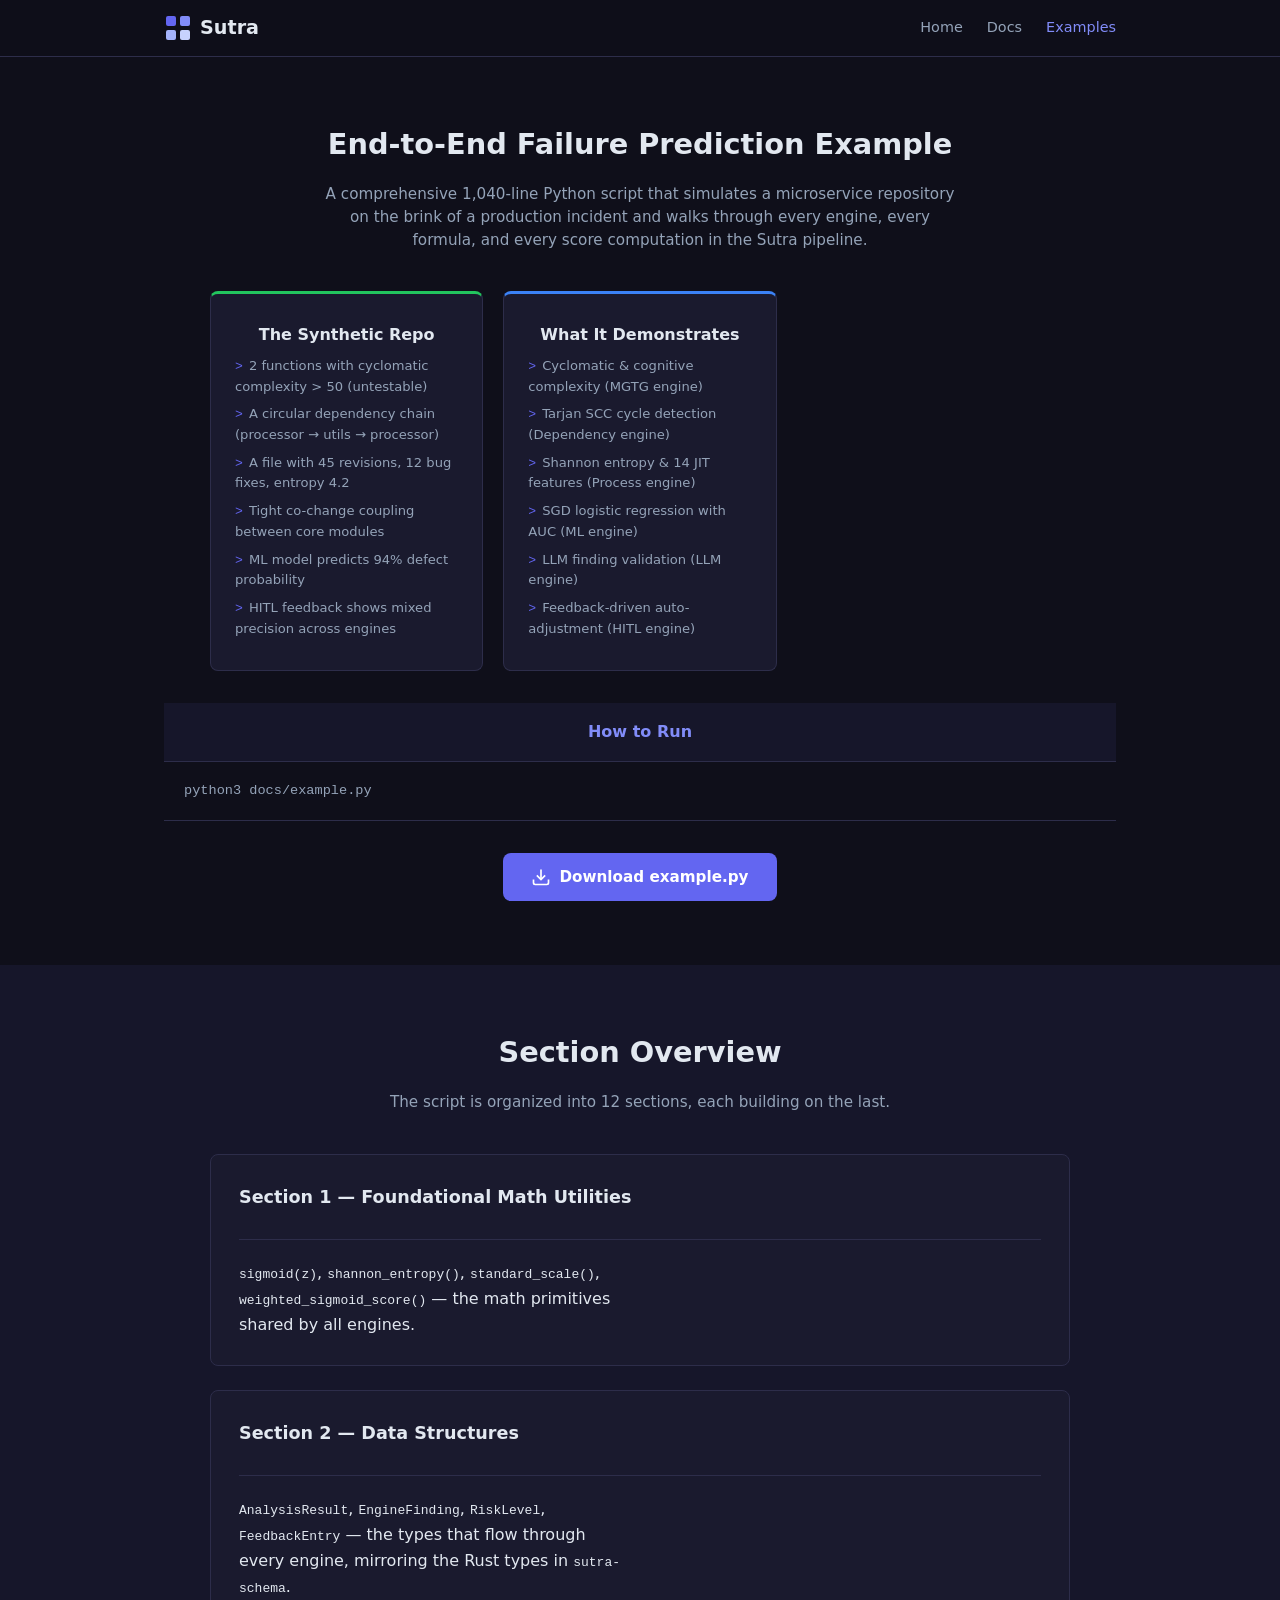
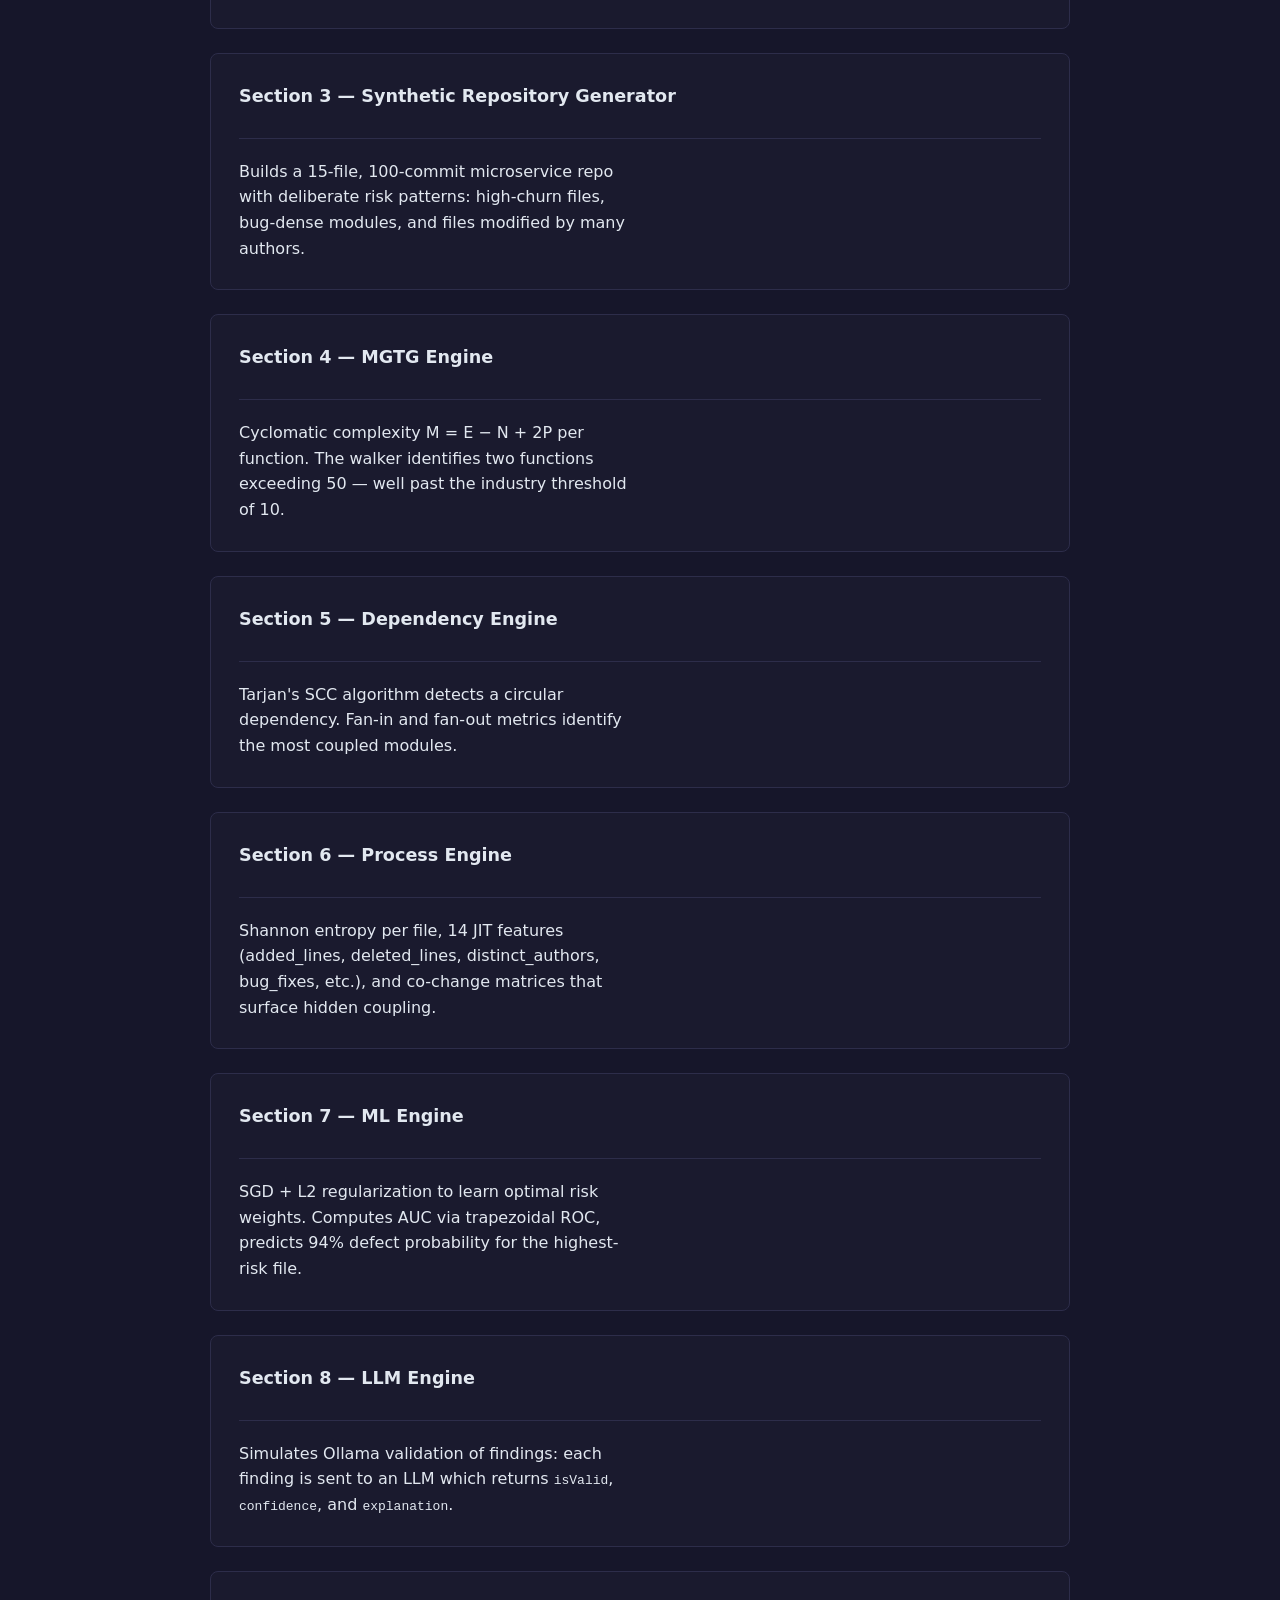
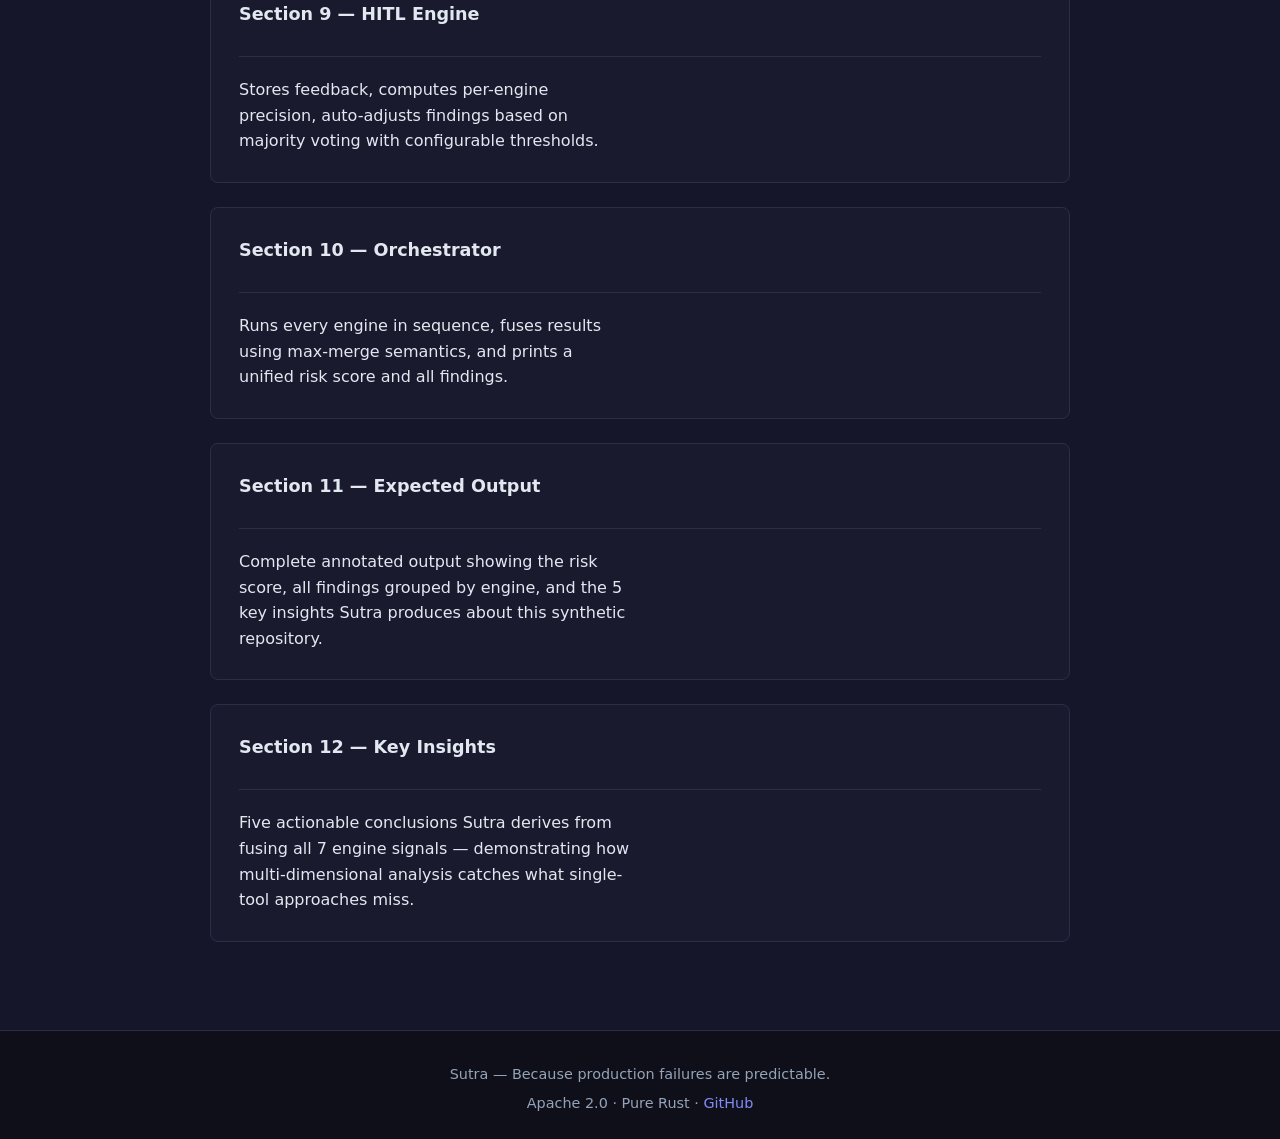
<file: website/example.html>
<!DOCTYPE html>
<html lang="en">
<head>
<meta charset="UTF-8">
<meta name="viewport" content="width=device-width, initial-scale=1.0">
<title>Examples — Sutra</title>
<meta name="description" content="End-to-end Python example walking through Sutra's 7 analysis engines.">
<link rel="stylesheet" href="style.css">
</head>
<body>

<nav>
<div class="container nav-inner">
<a href="index.html" class="logo">
<svg width="28" height="28" viewBox="0 0 28 28" fill="none">
<rect x="2" y="2" width="10" height="10" rx="2" fill="#6366f1"/>
<rect x="16" y="2" width="10" height="10" rx="2" fill="#818cf8"/>
<rect x="2" y="16" width="10" height="10" rx="2" fill="#a5b4fc"/>
<rect x="16" y="16" width="10" height="10" rx="2" fill="#c7d2fe"/>
</svg>
<span>Sutra</span>
</a>
<div class="nav-links">
<a href="index.html">Home</a>
<a href="book.html">Docs</a>
<a href="example.html" class="active">Examples</a>
</div>
</div>
</nav>

<section class="section">
<div class="container">
<h2>End-to-End Failure Prediction Example</h2>
<p class="section-desc">
  A comprehensive 1,040-line Python script that simulates a microservice repository on the brink of a
  production incident and walks through every engine, every formula, and every score computation in
  the Sutra pipeline.
</p>

<div class="monet-grid" style="margin-top:32px;">
<div class="monet-card monet-free">
<h3>The Synthetic Repo</h3>
<ul>
<li>2 functions with cyclomatic complexity &gt; 50 (untestable)</li>
<li>A circular dependency chain (processor &rarr; utils &rarr; processor)</li>
<li>A file with 45 revisions, 12 bug fixes, entropy 4.2</li>
<li>Tight co-change coupling between core modules</li>
<li>ML model predicts 94% defect probability</li>
<li>HITL feedback shows mixed precision across engines</li>
</ul>
</div>

<div class="monet-card monet-pro">
<h3>What It Demonstrates</h3>
<ul>
<li>Cyclomatic &amp; cognitive complexity (MGTG engine)</li>
<li>Tarjan SCC cycle detection (Dependency engine)</li>
<li>Shannon entropy &amp; 14 JIT features (Process engine)</li>
<li>SGD logistic regression with AUC (ML engine)</li>
<li>LLM finding validation (LLM engine)</li>
<li>Feedback-driven auto-adjustment (HITL engine)</li>
</ul>
</div>
</div>

<div class="example-code-wrap" style="margin-top:32px;">
<div class="example-section-header">
<h3>How to Run</h3>
</div>
<div class="example-explanation">
<pre style="background:none;padding:0;margin:0;border:none;font-family:var(--font-code);font-size:0.9rem;line-height:1.8;"><code>python3 docs/example.py</code></pre>
</div>
</div>

<div style="text-align:center;margin-top:32px;">
<a href="/docs/example.py" class="btn btn-primary" style="text-decoration:none;display:inline-flex;align-items:center;gap:8px;">
<svg width="20" height="20" viewBox="0 0 24 24" fill="none" stroke="currentColor" stroke-width="2"><path d="M21 15v4a2 2 0 0 1-2 2H5a2 2 0 0 1-2-2v-4"/><polyline points="7 10 12 15 17 10"/><line x1="12" y1="15" x2="12" y2="3"/></svg>
Download example.py
</a>
</div>

</div>
</section>

<section class="section section-dark">
<div class="container">
<h2>Section Overview</h2>
<p class="section-desc">The script is organized into 12 sections, each building on the last.</p>

<div class="engine-deep" style="margin-top:24px;">
<div class="engine-deep-header">
<div><h3>Section 1 — Foundational Math Utilities</h3></div>
</div>
<div class="engine-deep-body">
<p><code>sigmoid(z)</code>, <code>shannon_entropy()</code>, <code>standard_scale()</code>, <code>weighted_sigmoid_score()</code> — the math primitives shared by all engines.</p>
</div>
</div>

<div class="engine-deep">
<div class="engine-deep-header">
<div><h3>Section 2 — Data Structures</h3></div>
</div>
<div class="engine-deep-body">
<p><code>AnalysisResult</code>, <code>EngineFinding</code>, <code>RiskLevel</code>, <code>FeedbackEntry</code> — the types that flow through every engine, mirroring the Rust types in <code>sutra-schema</code>.</p>
</div>
</div>

<div class="engine-deep">
<div class="engine-deep-header">
<div><h3>Section 3 — Synthetic Repository Generator</h3></div>
</div>
<div class="engine-deep-body">
<p>Builds a 15-file, 100-commit microservice repo with deliberate risk patterns: high-churn files, bug-dense modules, and files modified by many authors.</p>
</div>
</div>

<div class="engine-deep">
<div class="engine-deep-header">
<div><h3>Section 4 — MGTG Engine</h3></div>
</div>
<div class="engine-deep-body">
<p>Cyclomatic complexity M = E − N + 2P per function. The walker identifies two functions exceeding 50 — well past the industry threshold of 10.</p>
</div>
</div>

<div class="engine-deep">
<div class="engine-deep-header">
<div><h3>Section 5 — Dependency Engine</h3></div>
</div>
<div class="engine-deep-body">
<p>Tarjan's SCC algorithm detects a circular dependency. Fan-in and fan-out metrics identify the most coupled modules.</p>
</div>
</div>

<div class="engine-deep">
<div class="engine-deep-header">
<div><h3>Section 6 — Process Engine</h3></div>
</div>
<div class="engine-deep-body">
<p>Shannon entropy per file, 14 JIT features (added_lines, deleted_lines, distinct_authors, bug_fixes, etc.), and co-change matrices that surface hidden coupling.</p>
</div>
</div>

<div class="engine-deep">
<div class="engine-deep-header">
<div><h3>Section 7 — ML Engine</h3></div>
</div>
<div class="engine-deep-body">
<p>SGD + L2 regularization to learn optimal risk weights. Computes AUC via trapezoidal ROC, predicts 94% defect probability for the highest-risk file.</p>
</div>
</div>

<div class="engine-deep">
<div class="engine-deep-header">
<div><h3>Section 8 — LLM Engine</h3></div>
</div>
<div class="engine-deep-body">
<p>Simulates Ollama validation of findings: each finding is sent to an LLM which returns <code>isValid</code>, <code>confidence</code>, and <code>explanation</code>.</p>
</div>
</div>

<div class="engine-deep">
<div class="engine-deep-header">
<div><h3>Section 9 — HITL Engine</h3></div>
</div>
<div class="engine-deep-body">
<p>Stores feedback, computes per-engine precision, auto-adjusts findings based on majority voting with configurable thresholds.</p>
</div>
</div>

<div class="engine-deep">
<div class="engine-deep-header">
<div><h3>Section 10 — Orchestrator</h3></div>
</div>
<div class="engine-deep-body">
<p>Runs every engine in sequence, fuses results using max-merge semantics, and prints a unified risk score and all findings.</p>
</div>
</div>

<div class="engine-deep">
<div class="engine-deep-header">
<div><h3>Section 11 — Expected Output</h3></div>
</div>
<div class="engine-deep-body">
<p>Complete annotated output showing the risk score, all findings grouped by engine, and the 5 key insights Sutra produces about this synthetic repository.</p>
</div>
</div>

<div class="engine-deep">
<div class="engine-deep-header">
<div><h3>Section 12 — Key Insights</h3></div>
</div>
<div class="engine-deep-body">
<p>Five actionable conclusions Sutra derives from fusing all 7 engine signals — demonstrating how multi-dimensional analysis catches what single-tool approaches miss.</p>
</div>
</div>

</div>
</section>

<footer>
<div class="container footer-inner">
<p>Sutra — Because production failures are predictable.</p>
<p class="footer-meta">Apache 2.0 &middot; Pure Rust &middot; <a href="https://github.com/darshanredkar/sutra">GitHub</a></p>
</div>
</footer>

</body>
</html>
</file>
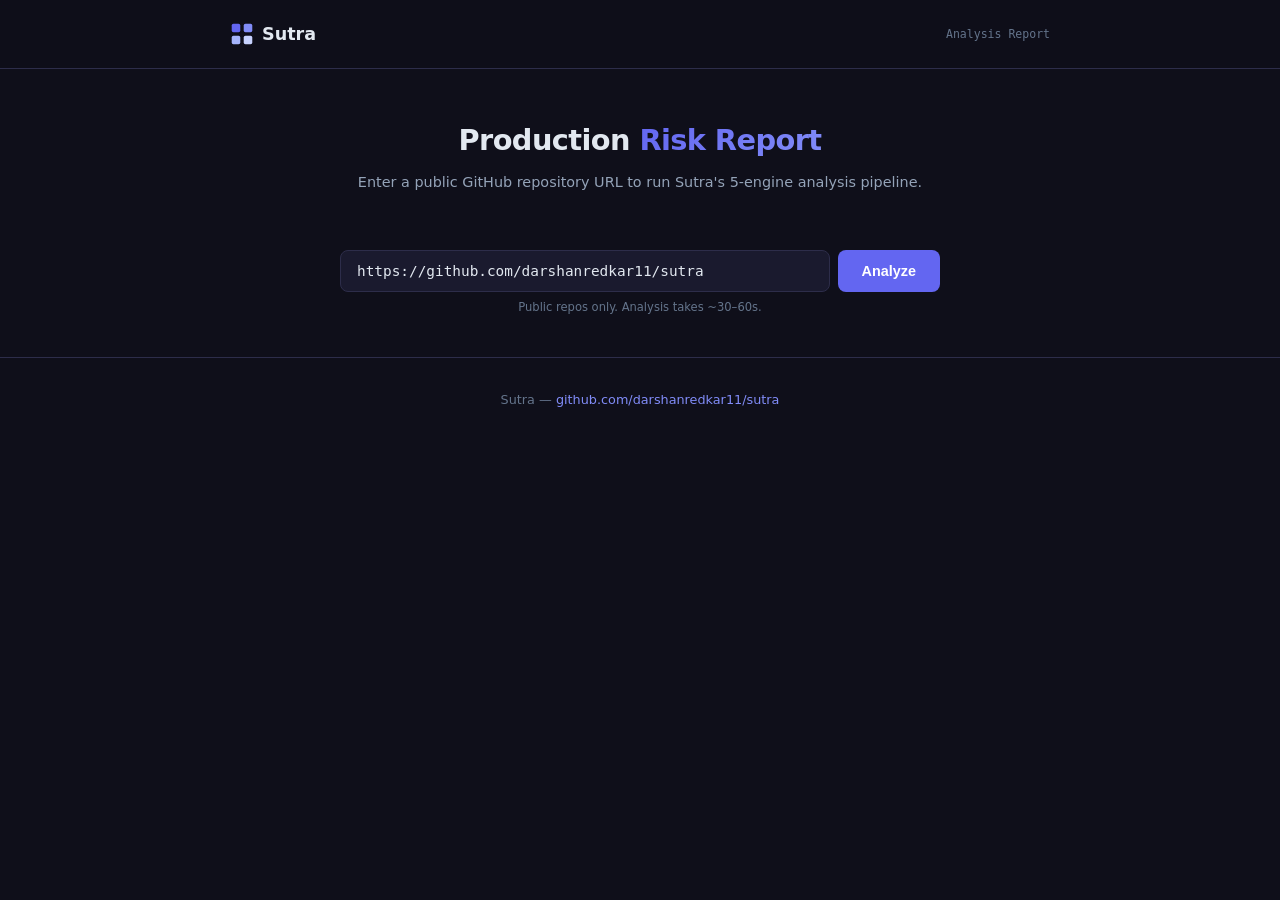
<file: crates/sutra-orchestrator/src/report.html>
<!DOCTYPE html>
<html lang="en">
<head>
<meta charset="UTF-8">
<meta name="viewport" content="width=device-width, initial-scale=1.0">
<title>Sutra Report</title>
<style>
:root {
  --bg: #0f0f1a; --bg-card: #1a1a2e; --fg: #e2e8f0;
  --fg-muted: #94a3b8; --fg-dim: #64748b;
  --accent: #6366f1; --accent-light: #818cf8;
  --border: #2d2d4a; --radius: 8px;
  --font-code: 'SF Mono','Fira Code','JetBrains Mono',monospace;
  --font-ui: -apple-system,'Segoe UI',system-ui,sans-serif;
}
* { margin: 0; padding: 0; box-sizing: border-box; }
body {
  font-family: var(--font-ui); background: var(--bg); color: var(--fg); line-height: 1.6;
}
.container { max-width: 860px; margin: 0 auto; padding: 0 20px; }

header {
  border-bottom: 1px solid var(--border);
  padding: 20px 0;
  background: rgba(15,15,26,0.85);
  backdrop-filter: blur(8px);
  position: sticky; top: 0; z-index: 100;
}
.header-inner {
  display: flex; align-items: center; justify-content: space-between;
  max-width: 860px; margin: 0 auto; padding: 0 20px;
}
.logo {
  display: flex; align-items: center; gap: 8px;
  text-decoration: none; color: var(--fg);
  font-weight: 700; font-size: 1.1rem;
}
.logo svg { width: 24px; height: 24px; }
.header-tag {
  font-size: 0.72rem; color: var(--fg-dim);
  font-family: var(--font-code);
}

.hero {
  text-align: center; padding: 48px 0 32px;
}
.hero h1 {
  font-size: 1.8rem; font-weight: 800; letter-spacing: -0.02em;
}
.hero .accent {
  background: linear-gradient(135deg,var(--accent),var(--accent-light));
  -webkit-background-clip: text; -webkit-text-fill-color: transparent;
  background-clip: text;
}
.hero p { color: var(--fg-muted); margin-top: 8px; font-size: 0.9rem; }

.form-wrap { max-width: 600px; margin: 24px auto; }
.form-row { display: flex; gap: 8px; }
.form-input {
  flex: 1; padding: 12px 16px; border-radius: var(--radius);
  border: 1px solid var(--border); background: var(--bg-card);
  color: var(--fg); font-family: var(--font-code); font-size: 0.9rem;
  outline: none; transition: border-color 0.2s;
}
.form-input:focus { border-color: var(--accent); }
.form-input::placeholder { color: var(--fg-dim); }
.form-hint { text-align: center; font-size: 0.72rem; color: var(--fg-dim); margin-top: 6px; }

.btn {
  display: inline-flex; align-items: center; gap: 6px;
  padding: 12px 24px; border-radius: var(--radius); border: none;
  font-weight: 600; font-size: 0.9rem; cursor: pointer;
  transition: all 0.2s; white-space: nowrap;
}
.btn-primary { background: var(--accent); color: #fff; }
.btn-primary:hover { background: #4f46e5; transform: translateY(-1px); }
.btn-primary:disabled { opacity: 0.5; cursor: not-allowed; transform: none; }

.status { display: none; text-align: center; padding: 40px 20px; }
.status.visible { display: block; }
.spinner {
  width: 28px; height: 28px; border: 3px solid var(--border);
  border-top-color: var(--accent); border-radius: 50%;
  animation: spin 0.8s linear infinite; margin: 0 auto 12px;
}
@keyframes spin { to { transform: rotate(360deg); } }
.status-text { color: var(--fg-muted); font-size: 0.85rem; }

.error { display: none; }
.error.visible { display: block; }
.error-box {
  background: rgba(239,68,68,0.08);
  border: 1px solid rgba(239,68,68,0.2);
  border-radius: var(--radius); padding: 20px 24px; margin-top: 24px;
}
.error-box h3 { color: #ef4444; font-size: 0.9rem; margin-bottom: 6px; }
.error-box p { color: var(--fg-muted); font-size: 0.85rem; }
.error-box code { font-family: var(--font-code); font-size: 0.8rem; background: rgba(0,0,0,0.2); padding: 1px 5px; border-radius: 3px; }

.results { display: none; }
.results.visible { display: block; }

.repo-header {
  display: flex; align-items: center; gap: 8px; margin-bottom: 20px;
}
.repo-name {
  font-family: var(--font-code); font-size: 0.85rem;
  background: var(--bg-card); padding: 4px 12px;
  border-radius: var(--radius-sm);
  border: 1px solid var(--border);
}
.repo-time {
  font-size: 0.75rem; color: var(--fg-dim);
  margin-left: auto;
}

.summary-grid {
  display: grid; grid-template-columns: 160px 1fr 100px;
  gap: 16px; margin-bottom: 24px;
}
@media (max-width: 600px) { .summary-grid { grid-template-columns: 1fr; } }

.risk-card {
  background: var(--bg-card); border: 1px solid var(--border);
  border-radius: var(--radius); padding: 24px; text-align: center;
}
.risk-label { font-size: 0.7rem; text-transform: uppercase; letter-spacing: 0.06em; color: var(--fg-dim); margin-bottom: 6px; }
.risk-value { font-family: var(--font-code); font-size: 2rem; font-weight: 700; }
.risk-badge {
  display: inline-block; font-size: 0.72rem; font-weight: 600;
  padding: 3px 12px; border-radius: 9999px; margin-top: 6px;
}
.badge-low { color: #22c55e; }
.badge-moderate { color: #eab308; }
.badge-high { color: #f97316; }
.badge-critical { color: #ef4444; }

.meta-card {
  background: var(--bg-card); border: 1px solid var(--border);
  border-radius: var(--radius); padding: 16px 20px;
  display: flex; flex-direction: column; justify-content: center;
}
.meta-row {
  display: flex; justify-content: space-between; padding: 4px 0;
  border-bottom: 1px solid var(--border); font-size: 0.82rem;
}
.meta-row:last-child { border-bottom: none; }
.meta-k { color: var(--fg-dim); }
.meta-v { color: var(--fg); font-family: var(--font-code); font-size: 0.8rem; }

.engine-tag {
  display: inline-block; font-family: var(--font-code); font-size: 0.7rem;
  padding: 1px 7px; border-radius: 4px;
  background: rgba(99,102,241,0.15); color: var(--accent-light); margin: 1px;
}

.breakdown-col {
  display: flex; flex-direction: column; gap: 6px;
}
.bd-item {
  background: var(--bg-card); border: 1px solid var(--border);
  border-radius: var(--radius); padding: 10px 16px;
  text-align: center; flex: 1;
  display: flex; flex-direction: column; align-items: center; justify-content: center;
}
.bd-count { font-family: var(--font-code); font-size: 1.2rem; font-weight: 700; }
.bd-label { font-size: 0.62rem; text-transform: uppercase; letter-spacing: 0.05em; color: var(--fg-dim); margin-top: 2px; }
.bd-error { color: #ef4444; }
.bd-warn { color: #eab308; }
.bd-info { color: var(--fg-muted); }

.findings-card {
  background: var(--bg-card); border: 1px solid var(--border);
  border-radius: var(--radius); padding: 20px; margin-bottom: 20px;
}
.findings-card h3 {
  font-size: 0.85rem; margin-bottom: 12px;
  display: flex; align-items: center; gap: 8px;
}
.f-count {
  font-family: var(--font-code); font-size: 0.7rem;
  padding: 1px 7px; border-radius: 9999px;
  background: rgba(99,102,241,0.15); color: var(--accent-light);
}

.table-wrap { overflow-x: auto; }
table { width: 100%; border-collapse: collapse; font-size: 0.78rem; }
th {
  text-align: left; padding: 8px 10px;
  border-bottom: 2px solid var(--border);
  color: var(--fg-dim); font-size: 0.7rem;
  text-transform: uppercase; letter-spacing: 0.04em;
  white-space: nowrap;
}
td {
  padding: 6px 10px; border-bottom: 1px solid var(--border);
  color: var(--fg-muted); white-space: nowrap;
}
tr:hover td { background: rgba(99,102,241,0.04); }
.fid { font-family: var(--font-code); color: var(--accent-light); font-size: 0.72rem; }
.feng { font-family: var(--font-code); font-size: 0.72rem; color: var(--fg); }
.ffile { font-family: var(--font-code); font-size: 0.72rem; max-width: 160px; overflow: hidden; text-overflow: ellipsis; }
.fmsg { max-width: 200px; overflow: hidden; text-overflow: ellipsis; color: var(--fg); font-size: 0.75rem; }
.sinfo { color: var(--fg-dim); }
.swarning { color: #eab308; }
.serror { color: #ef4444; }
.scritical { color: #ef4444; font-weight: 700; }
.empty-row td { text-align: center; padding: 20px; color: var(--fg-dim); font-style: italic; }
.truncated-note { text-align: center; font-size: 0.72rem; color: var(--fg-dim); margin-top: 8px; }

footer {
  text-align: center; padding: 32px 0;
  border-top: 1px solid var(--border); margin-top: 40px;
}
footer p { color: var(--fg-dim); font-size: 0.8rem; }
footer a { color: var(--accent-light); text-decoration: none; }
</style>
</head>
<body>

<header>
<div class="header-inner">
<a href="/v1/report" class="logo">
<svg viewBox="0 0 28 28" fill="none">
<rect x="2" y="2" width="10" height="10" rx="2" fill="#6366f1"/>
<rect x="16" y="2" width="10" height="10" rx="2" fill="#818cf8"/>
<rect x="2" y="16" width="10" height="10" rx="2" fill="#a5b4fc"/>
<rect x="16" y="16" width="10" height="10" rx="2" fill="#c7d2fe"/>
</svg>
<span>Sutra</span>
</a>
<span class="header-tag">Analysis Report</span>
</div>
</header>

<main class="container">

<div class="hero">
<h1>Production <span class="accent">Risk Report</span></h1>
<p>Enter a public GitHub repository URL to run Sutra's 5-engine analysis pipeline.</p>
</div>

<div class="form-wrap">
<div class="form-row">
<input type="url" id="repo-url" class="form-input"
  placeholder="https://github.com/owner/repo"
  value="https://github.com/darshanredkar11/sutra">
<button id="analyze-btn" class="btn btn-primary" onclick="runAnalysis()">Analyze</button>
</div>
<div class="form-hint">Public repos only. Analysis takes ~30&ndash;60s.</div>
</div>

<div id="status" class="status">
<div class="spinner"></div>
<div class="status-text">Cloning repository and running all 5 engines...</div>
</div>

<div id="error" class="error">
<div class="error-box" id="error-box"></div>
</div>

<div id="results" class="results">

<div class="repo-header">
<span class="repo-name" id="repo-name"></span>
<span class="repo-time" id="repo-time"></span>
</div>

<div class="summary-grid">
<div class="risk-card">
<div class="risk-label">Risk Score</div>
<div class="risk-value" id="risk-value">0%</div>
<div class="risk-badge" id="risk-badge">LOW</div>
</div>

<div class="meta-card">
<div class="meta-row"><span class="meta-k">Repository</span><span class="meta-v" id="meta-repo">—</span></div>
<div class="meta-row"><span class="meta-k">Processing Time</span><span class="meta-v" id="meta-time">—</span></div>
<div class="meta-row"><span class="meta-k">Total Findings</span><span class="meta-v" id="meta-findings">—</span></div>
<div class="meta-row"><span class="meta-k">Engines Triggered</span><span class="meta-v" id="meta-engines">—</span></div>
</div>

<div class="breakdown-col">
<div class="bd-item"><span class="bd-count bd-error" id="bd-errors">0</span><span class="bd-label">Errors</span></div>
<div class="bd-item"><span class="bd-count bd-warn" id="bd-warnings">0</span><span class="bd-label">Warnings</span></div>
<div class="bd-item"><span class="bd-count bd-info" id="bd-info">0</span><span class="bd-label">Info</span></div>
</div>
</div>

<div class="findings-card">
<h3>Findings <span class="f-count" id="findings-count">0</span></h3>
<div class="table-wrap">
<table>
<thead><tr><th>ID</th><th>Engine</th><th>Location</th><th>Message</th><th>Severity</th></tr></thead>
<tbody id="findings-body"></tbody>
</table>
</div>
<div id="truncated-note" class="truncated-note" style="display:none"></div>
</div>

</div>

</main>

<footer>
<p>Sutra &mdash; <a href="https://github.com/darshanredkar11/sutra">github.com/darshanredkar11/sutra</a></p>
</footer>

<script>
const API = "";

async function runAnalysis() {
  const url = document.getElementById("repo-url").value.trim();
  if (!url) return;

  const btn = document.getElementById("analyze-btn");
  const status = document.getElementById("status");
  const error = document.getElementById("error");
  const results = document.getElementById("results");

  btn.disabled = true;
  error.classList.remove("visible");
  results.classList.remove("visible");
  status.classList.add("visible");

  try {
    const res = await fetch(API + "/v1/demo", {
      method: "POST",
      headers: { "Content-Type": "application/json" },
      body: JSON.stringify({ repo_url: url }),
      signal: AbortSignal.timeout(120000),
    });

    const data = await res.json();

    if (data.error) {
      showError(data.error);
      return;
    }

    renderReport(data);
  } catch (err) {
    showError(err.message);
  } finally {
    btn.disabled = false;
    status.classList.remove("visible");
  }
}

function showError(msg) {
  const error = document.getElementById("error");
  const box = document.getElementById("error-box");
  error.classList.add("visible");
  box.innerHTML = `<h3>Analysis Failed</h3><p>${esc(msg)}</p>`;
}

function renderReport(data) {
  document.getElementById("results").classList.add("visible");
  document.getElementById("repo-name").textContent = data.repo_name;
  document.getElementById("repo-time").textContent = "Took " + data.processing_time_ms.toFixed(0) + "ms";

  document.getElementById("risk-value").textContent = (data.overall_risk * 100).toFixed(1) + "%";
  const badge = document.getElementById("risk-badge");
  badge.textContent = data.risk_label;
  badge.className = "risk-badge badge-" + data.risk_label.toLowerCase();

  document.getElementById("meta-repo").textContent = data.repo_name;
  document.getElementById("meta-time").textContent = data.processing_time_ms.toFixed(0) + "ms";
  document.getElementById("meta-findings").textContent = data.findings_count;

  if (data.engines_triggered && data.engines_triggered.length > 0) {
    document.getElementById("meta-engines").innerHTML = data.engines_triggered.map(e =>
      '<span class="engine-tag">' + e + "</span>"
    ).join("");
  } else {
    document.getElementById("meta-engines").textContent = "none";
  }

  document.getElementById("bd-errors").textContent = data.errors;
  document.getElementById("bd-warnings").textContent = data.warnings;
  document.getElementById("bd-info").textContent = data.info_count;

  document.getElementById("findings-count").textContent = data.findings_count;

  const tbody = document.getElementById("findings-body");
  if (data.findings && data.findings.length > 0) {
    const maxShow = 50;
    const rows = data.findings.slice(0, maxShow).map(f =>
      `<tr>
        <td class="fid">${esc(f.id)}</td>
        <td class="feng">${esc(f.engine)}</td>
        <td class="ffile">${esc(trunc(f.file, 40))}:${f.line}</td>
        <td class="fmsg">${esc(trunc(f.message, 60))}</td>
        <td class="s${f.severity.toLowerCase()}">${f.severity}</td>
      </tr>`
    ).join("");
    tbody.innerHTML = rows;

    if (data.findings.length > maxShow) {
      const note = document.getElementById("truncated-note");
      note.style.display = "block";
      note.textContent = "Showing top " + maxShow + " of " + data.findings.length + " findings";
    }
  } else {
    tbody.innerHTML = '<tr class="empty-row"><td colspan="5">No findings — clean bill of health</td></tr>';
  }
}

function esc(s) {
  if (typeof s !== "string") return String(s);
  return s.replace(/&/g,"&amp;").replace(/</g,"&lt;").replace(/>/g,"&gt;").replace(/"/g,"&quot;");
}

function trunc(s, n) {
  if (typeof s !== "string") return String(s);
  return s.length > n ? s.slice(0, n) + "\u2026" : s;
}

document.addEventListener("DOMContentLoaded", () => {
  const params = new URLSearchParams(window.location.search);
  const repo = params.get("repo");
  if (repo) {
    document.getElementById("repo-url").value = repo;
    runAnalysis();
  }
});
</script>
</body>
</html>
</file>
<file: website/style.css>
*, *::before, *::after {
  margin: 0;
  padding: 0;
  box-sizing: border-box;
}

:root {
  --bg: #0f0f1a;
  --bg-card: #1a1a2e;
  --bg-dark: #16162a;
  --fg: #e2e8f0;
  --fg-muted: #94a3b8;
  --fg-dim: #64748b;
  --accent: #6366f1;
  --accent-light: #818cf8;
  --accent-dim: #4f46e5;
  --border: #2d2d4a;
  --radius: 8px;
  --radius-sm: 6px;
  --font-code: 'SF Mono', 'Fira Code', 'Cascadia Code', 'JetBrains Mono', monospace;
  --font-ui: -apple-system, 'Segoe UI', system-ui, sans-serif;
}

html {
  scroll-behavior: smooth;
}

body {
  font-family: var(--font-ui);
  background: var(--bg);
  color: var(--fg);
  line-height: 1.6;
}

.container {
  max-width: 1000px;
  margin: 0 auto;
  padding: 0 24px;
}

/* ── Nav ── */

nav {
  border-bottom: 1px solid var(--border);
  backdrop-filter: blur(8px);
  background: rgba(15, 15, 26, 0.85);
  position: sticky;
  top: 0;
  z-index: 100;
}

.nav-inner {
  display: flex;
  align-items: center;
  justify-content: space-between;
  height: 56px;
}

.logo {
  display: flex;
  align-items: center;
  gap: 8px;
  text-decoration: none;
  color: var(--fg);
  font-weight: 700;
  font-size: 1.2rem;
}

.nav-links {
  display: flex;
  gap: 24px;
}

.nav-links a {
  text-decoration: none;
  color: var(--fg-muted);
  font-size: 0.9rem;
  transition: color 0.2s;
}

.nav-links a:hover {
  color: var(--accent-light);
}

/* ── Header ── */

header {
  padding: 80px 0 60px;
  text-align: center;
}

h1 {
  font-size: 2.8rem;
  line-height: 1.2;
  font-weight: 800;
  letter-spacing: -0.02em;
}

.accent {
  background: linear-gradient(135deg, var(--accent), var(--accent-light));
  -webkit-background-clip: text;
  -webkit-text-fill-color: transparent;
  background-clip: text;
}

.subtitle {
  max-width: 680px;
  margin: 20px auto 32px;
  font-size: 1.1rem;
  color: var(--fg-muted);
  line-height: 1.5;
}

.header-actions {
  display: flex;
  gap: 16px;
  justify-content: center;
}

.header-badge {
  display: inline-block;
  font-size: 0.75rem;
  font-family: var(--font-code);
  color: var(--accent-light);
  background: rgba(99, 102, 241, 0.1);
  border: 1px solid rgba(99, 102, 241, 0.2);
  padding: 6px 16px;
  border-radius: 9999px;
  margin-bottom: 20px;
  letter-spacing: 0.03em;
}

.header-metrics {
  display: flex;
  justify-content: center;
  gap: 24px;
  flex-wrap: wrap;
  margin-top: 40px;
}
.hm-item {
  display: flex;
  flex-direction: column;
  align-items: center;
  gap: 2px;
}
.hm-num {
  font-family: var(--font-code);
  font-size: 1.3rem;
  font-weight: 700;
  color: var(--accent-light);
}
.hm-label {
  font-size: 0.7rem;
  color: var(--fg-dim);
  text-transform: uppercase;
  letter-spacing: 0.05em;
}

.btn {
  display: inline-block;
  padding: 12px 28px;
  border-radius: var(--radius);
  text-decoration: none;
  font-weight: 600;
  font-size: 0.95rem;
  transition: all 0.2s;
}

.btn-primary {
  background: var(--accent);
  color: #fff;
}

.btn-primary:hover {
  background: var(--accent-dim);
  transform: translateY(-1px);
}

.btn-secondary {
  background: var(--bg-card);
  color: var(--fg);
  border: 1px solid var(--border);
}

.btn-secondary:hover {
  border-color: var(--accent);
  color: var(--accent-light);
}

/* ── Sections ── */

.section {
  padding: 64px 0;
}

.section-dark {
  background: var(--bg-dark);
}

h2 {
  font-size: 1.8rem;
  font-weight: 700;
  margin-bottom: 16px;
  text-align: center;
}

h3 {
  font-size: 1.2rem;
  font-weight: 600;
  margin-bottom: 12px;
  text-align: center;
}

.section-desc {
  text-align: center;
  color: var(--fg-muted);
  margin-bottom: 40px;
  max-width: 640px;
  margin-left: auto;
  margin-right: auto;
  font-size: 0.95rem;
  line-height: 1.5;
}

.section-desc code {
  font-family: var(--font-code);
  background: var(--bg-card);
  padding: 2px 6px;
  border-radius: 4px;
  font-size: 0.85em;
}

/* ── Stats Row ── */

.stats-row {
  display: flex;
  justify-content: center;
  gap: 24px;
  flex-wrap: wrap;
  margin-top: 32px;
}

.stat {
  display: flex;
  flex-direction: column;
  align-items: center;
  background: var(--bg-card);
  border: 1px solid var(--border);
  border-radius: var(--radius);
  padding: 20px 28px;
  min-width: 100px;
}

.stat-num {
  font-family: var(--font-code);
  font-size: 1.5rem;
  font-weight: 700;
  color: var(--accent-light);
}

.stat-label {
  font-size: 0.8rem;
  color: var(--fg-muted);
  margin-top: 4px;
}

/* ── Pipeline ── */

.pipeline {
  display: flex;
  align-items: center;
  justify-content: center;
  flex-wrap: wrap;
  gap: 8px;
  margin-top: 24px;
}

.pipeline-step {
  background: var(--bg-card);
  border: 1px solid var(--border);
  border-radius: var(--radius);
  padding: 16px 18px;
  width: 178px;
  text-align: center;
  transition: border-color 0.2s;
}

.pipeline-step:hover {
  border-color: var(--accent);
}

.pipeline-step.optional {
  opacity: 0.6;
}

.step-number {
  display: inline-flex;
  align-items: center;
  justify-content: center;
  width: 24px;
  height: 24px;
  border-radius: 50%;
  background: var(--accent);
  color: #fff;
  font-size: 0.75rem;
  font-weight: 700;
  font-family: var(--font-code);
  margin-bottom: 8px;
}

.pipeline-step h3 {
  font-family: var(--font-code);
  font-size: 0.95rem;
  margin-bottom: 4px;
}

.pipeline-step p {
  font-size: 0.78rem;
  color: var(--fg-muted);
  line-height: 1.4;
}

.step-detail {
  display: block;
  margin-top: 4px;
  color: var(--fg-dim);
  font-size: 0.72rem;
}

.pipeline-arrow {
  font-size: 1.3rem;
  color: var(--fg-muted);
  font-family: var(--font-code);
}

.pipeline-arrow.optional {
  opacity: 0.4;
}

/* ── Merge Box ── */

.merge-box {
  background: var(--bg-card);
  border: 1px solid var(--border);
  border-radius: var(--radius);
  padding: 24px 32px;
  max-width: 680px;
  margin: 40px auto 0;
}

.merge-box h3 {
  text-align: center;
  margin-bottom: 16px;
}

.merge-box p {
  text-align: center;
  color: var(--fg-muted);
  font-size: 0.9rem;
  margin-bottom: 12px;
}

.merge-box ul {
  list-style: none;
  font-size: 0.88rem;
}

.merge-box ul li {
  padding: 4px 0;
}

.merge-box ul li::before {
  content: ">";
  color: var(--accent);
  font-family: var(--font-code);
  margin-right: 8px;
}

/* ── Market Grid ── */

.market-grid {
  display: grid;
  grid-template-columns: 1fr 1fr;
  gap: 24px;
  max-width: 860px;
  margin: 0 auto;
}
@media (max-width: 720px) {
  .market-grid { grid-template-columns: 1fr; }
}

.market-card {
  background: var(--bg-card);
  border: 1px solid var(--border);
  border-radius: var(--radius);
  padding: 28px;
}
.market-card h3 {
  text-align: left;
  margin-bottom: 16px;
  font-size: 1rem;
}
.market-card ul {
  list-style: none;
  font-size: 0.85rem;
}
.market-card ul li {
  padding: 5px 0;
  color: var(--fg-muted);
  line-height: 1.5;
}
.market-card ul li::before {
  content: ">";
  font-family: var(--font-code);
  color: var(--accent);
  margin-right: 8px;
}
.market-card ul li strong {
  color: var(--fg);
}

.market-problem { border-left: 3px solid #ef4444; }
.market-solution { border-left: 3px solid #22c55e; }

/* ── Competition Table ── */

.comp-table-wrap {
  overflow-x: auto;
  max-width: 900px;
  margin: 24px auto 0;
}
.comp-table {
  width: 100%;
  border-collapse: collapse;
  font-size: 0.8rem;
}
.comp-table th {
  text-align: left;
  padding: 10px 12px;
  border-bottom: 2px solid var(--border);
  color: var(--fg-muted);
  font-size: 0.72rem;
  text-transform: uppercase;
  letter-spacing: 0.05em;
  white-space: nowrap;
}
.comp-table td {
  padding: 8px 12px;
  border-bottom: 1px solid var(--border);
  color: var(--fg);
  white-space: nowrap;
}
.comp-table td:first-child {
  font-weight: 500;
  color: var(--fg-muted);
}
.comp-table td.yes { color: #22c55e; }
.comp-table td.no { color: #ef4444; opacity: 0.5; }
.comp-table td.partial { color: #eab308; }
.comp-table tr:hover td {
  background: rgba(99, 102, 241, 0.04);
}
.table-footnote {
  text-align: center;
  font-size: 0.78rem;
  color: var(--fg-dim);
  max-width: 640px;
  margin: 12px auto 0;
  line-height: 1.5;
}
.table-footnote code {
  font-family: var(--font-code);
  background: var(--bg-card);
  padding: 1px 5px;
  border-radius: 3px;
  font-size: 0.82em;
}

/* ── Architecture Highlights ── */

.arch-highlight {
  display: flex;
  justify-content: center;
  gap: 32px;
  flex-wrap: wrap;
  margin-top: 32px;
}
.arch-highlight-item {
  text-align: center;
}
.ah-num {
  display: block;
  font-family: var(--font-code);
  font-size: 1.1rem;
  font-weight: 700;
  color: var(--accent-light);
}
.ah-label {
  display: block;
  font-size: 0.72rem;
  color: var(--fg-dim);
  text-transform: uppercase;
  letter-spacing: 0.04em;
  margin-top: 2px;
}

/* ── Roadmap ── */

.roadmap-grid {
  display: grid;
  grid-template-columns: repeat(auto-fit, minmax(200px, 1fr));
  gap: 20px;
  max-width: 900px;
  margin: 0 auto;
}
.roadmap-card {
  background: var(--bg-card);
  border: 1px solid var(--border);
  border-radius: var(--radius);
  padding: 24px;
  position: relative;
  overflow: hidden;
}
.roadmap-card::before {
  content: "";
  position: absolute;
  top: 0;
  left: 0;
  right: 0;
  height: 3px;
}
.roadmap-now::before { background: #22c55e; }
.roadmap-next::before { background: #3b82f6; }
.roadmap-future::before { background: #f97316; }
.roadmap-distant::before { background: linear-gradient(90deg, #6366f1, #a5b4fc); }

.roadmap-phase {
  font-size: 0.7rem;
  text-transform: uppercase;
  letter-spacing: 0.06em;
  color: var(--fg-dim);
  margin-bottom: 8px;
  font-weight: 600;
}
.roadmap-card h3 {
  text-align: left;
  font-size: 1rem;
  margin-bottom: 12px;
}
.roadmap-card ul {
  list-style: none;
  font-size: 0.82rem;
}
.roadmap-card ul li {
  padding: 3px 0;
  color: var(--fg-muted);
  line-height: 1.5;
}
.roadmap-card ul li::before {
  content: ">";
  font-family: var(--font-code);
  color: var(--accent);
  margin-right: 6px;
}

/* ── Monetization ── */

.monet-grid {
  display: grid;
  grid-template-columns: repeat(3, 1fr);
  gap: 20px;
  max-width: 860px;
  margin: 0 auto;
}
@media (max-width: 720px) {
  .monet-grid { grid-template-columns: 1fr; }
}

.monet-card {
  background: var(--bg-card);
  border: 1px solid var(--border);
  border-radius: var(--radius);
  padding: 28px 24px;
  text-align: center;
  display: flex;
  flex-direction: column;
}
.monet-card h3 {
  font-size: 1rem;
  margin-bottom: 4px;
}
.monet-price {
  font-family: var(--font-code);
  font-size: 1.2rem;
  font-weight: 700;
  color: var(--accent-light);
  margin-bottom: 20px;
}
.monet-card ul {
  list-style: none;
  font-size: 0.82rem;
  text-align: left;
  flex: 1;
}
.monet-card ul li {
  padding: 4px 0;
  color: var(--fg-muted);
  line-height: 1.5;
}
.monet-card ul li::before {
  content: ">";
  font-family: var(--font-code);
  color: var(--accent);
  margin-right: 6px;
}

.monet-free { border-top: 3px solid #22c55e; }
.monet-pro { border-top: 3px solid #3b82f6; }
.monet-enterprise { border-top: 3px solid #f97316; }

/* ── Team ── */

.team-grid {
  display: flex;
  justify-content: center;
  gap: 24px;
  flex-wrap: wrap;
}
.team-card {
  background: var(--bg-card);
  border: 1px solid var(--border);
  border-radius: var(--radius);
  padding: 28px;
  max-width: 400px;
  text-align: center;
}
.team-avatar {
  width: 64px;
  height: 64px;
  border-radius: 50%;
  background: linear-gradient(135deg, var(--accent), var(--accent-light));
  display: flex;
  align-items: center;
  justify-content: center;
  font-family: var(--font-code);
  font-size: 1.2rem;
  font-weight: 700;
  color: #fff;
  margin: 0 auto 16px;
}
.team-card h3 {
  font-size: 1.1rem;
  margin-bottom: 2px;
}
.team-role {
  display: block;
  font-size: 0.8rem;
  color: var(--fg-dim);
  margin-bottom: 12px;
}
.team-card p {
  font-size: 0.85rem;
  color: var(--fg-muted);
  line-height: 1.6;
}
.team-links {
  margin-top: 12px;
}
.team-links a {
  color: var(--accent-light);
  text-decoration: none;
  font-size: 0.85rem;
}
.team-links a:hover {
  text-decoration: underline;
}
.team-note {
  text-align: center;
  margin-top: 24px;
  font-size: 0.85rem;
  color: var(--fg-muted);
}
.team-note a {
  color: var(--accent-light);
}

/* ── Architecture Layers ── */

.arch-layers {
  display: flex;
  flex-direction: column;
  align-items: center;
  gap: 8px;
  margin: 0 auto;
  max-width: 600px;
}

.layer {
  text-align: center;
}

.layer-label {
  font-size: 0.75rem;
  text-transform: uppercase;
  letter-spacing: 0.08em;
  color: var(--fg-dim);
  margin-bottom: 8px;
}

.layer-boxes {
  display: flex;
  gap: 8px;
  justify-content: center;
  flex-wrap: wrap;
}

.layer-box {
  background: var(--bg-card);
  border: 1px solid var(--border);
  border-radius: var(--radius-sm);
  padding: 10px 16px;
  font-family: var(--font-code);
  font-size: 0.82rem;
  line-height: 1.4;
}

.layer-box.sm {
  padding: 8px 12px;
  font-size: 0.75rem;
}

.tiny {
  font-family: var(--font-ui);
  font-size: 0.7rem;
  color: var(--fg-dim);
}

.layer-conn {
  font-size: 1rem;
  color: var(--fg-dim);
  font-family: var(--font-code);
}

/* ── Math Grid ── */

.math-grid {
  display: grid;
  grid-template-columns: repeat(auto-fit, minmax(280px, 1fr));
  gap: 20px;
}

.math-card {
  background: var(--bg-card);
  border: 1px solid var(--border);
  border-radius: var(--radius);
  padding: 24px;
}

.math-card h3 {
  text-align: left;
  font-size: 0.95rem;
  margin-bottom: 12px;
}

.formula {
  font-family: var(--font-code);
  font-size: 1rem;
  color: var(--accent-light);
  background: rgba(99, 102, 241, 0.08);
  padding: 12px 16px;
  border-radius: var(--radius-sm);
  margin-bottom: 12px;
  text-align: center;
  overflow-x: auto;
}

.math-card p {
  font-size: 0.85rem;
  color: var(--fg-muted);
  line-height: 1.5;
}

.math-card p em {
  font-style: italic;
  color: var(--fg);
}

/* ── Tables ── */

.engine-table-wrap {
  overflow-x: auto;
  max-width: 800px;
  margin: 0 auto;
}

.engine-table {
  width: 100%;
  border-collapse: collapse;
  font-size: 0.85rem;
}

.engine-table th {
  text-align: left;
  padding: 10px 14px;
  border-bottom: 2px solid var(--border);
  color: var(--fg-muted);
  font-size: 0.78rem;
  text-transform: uppercase;
  letter-spacing: 0.05em;
}

.engine-table td {
  padding: 10px 14px;
  border-bottom: 1px solid var(--border);
  color: var(--fg);
}

.engine-table tr:last-child td {
  border-bottom: none;
}

.engine-table tr:hover td {
  background: rgba(99, 102, 241, 0.04);
}

.badge {
  display: inline-block;
  font-family: var(--font-code);
  font-size: 0.75rem;
  padding: 2px 8px;
  border-radius: 4px;
  font-weight: 600;
}

.badge.mgtg { background: rgba(99,102,241,0.2); color: #a5b4fc; }
.badge.dep  { background: rgba(139,92,246,0.2); color: #c4b5fd; }
.badge.proc { background: rgba(167,139,250,0.2); color: #ddd6fe; }
.badge.ml   { background: rgba(129,140,248,0.2); color: #c7d2fe; }
.badge.llm  { background: rgba(99,102,241,0.1); color: #a5b4fc; }
.badge.hitl { background: rgba(165,180,252,0.2); color: #e0e7ff; }

/* ── Test Coverage ── */

.test-grid {
  display: grid;
  grid-template-columns: repeat(auto-fit, minmax(280px, 1fr));
  gap: 16px;
}

.test-card {
  background: var(--bg-card);
  border: 1px solid var(--border);
  border-radius: var(--radius);
  padding: 20px;
}

.test-header {
  display: flex;
  justify-content: space-between;
  align-items: center;
  margin-bottom: 8px;
}

.test-crate {
  font-family: var(--font-code);
  font-size: 0.85rem;
  font-weight: 600;
}

.test-count {
  font-family: var(--font-code);
  font-size: 0.9rem;
  color: var(--accent-light);
  font-weight: 700;
}

.test-bar {
  height: 6px;
  background: var(--border);
  border-radius: 3px;
  margin-bottom: 10px;
  overflow: hidden;
}

.test-fill {
  height: 100%;
  background: linear-gradient(90deg, var(--accent), var(--accent-light));
  border-radius: 3px;
}

.test-card p {
  font-size: 0.82rem;
  color: var(--fg-muted);
  line-height: 1.5;
}

/* ── Code Blocks ── */

.code-block {
  background: var(--bg-card);
  border: 1px solid var(--border);
  border-radius: var(--radius);
  overflow-x: auto;
  max-width: 720px;
  margin: 0 auto;
}

.code-block pre {
  padding: 20px 24px;
  font-family: var(--font-code);
  font-size: 0.82rem;
  line-height: 1.7;
  color: var(--fg);
}

.kw { color: var(--accent-light); }
.cmt { color: var(--fg-dim); }

/* ── Architecture Diagram ── */

.arch-diagram {
  background: var(--bg-card);
  border: 1px solid var(--border);
  border-radius: var(--radius);
  overflow-x: auto;
  max-width: 640px;
  margin: 0 auto;
}

.arch-diagram pre {
  padding: 20px 24px;
  font-family: var(--font-code);
  font-size: 0.82rem;
  line-height: 1.6;
  color: var(--fg-muted);
}

/* ── Principles ── */

.principles-grid {
  display: grid;
  grid-template-columns: repeat(auto-fit, minmax(220px, 1fr));
  gap: 20px;
}

.principle {
  background: var(--bg-card);
  border: 1px solid var(--border);
  border-radius: var(--radius);
  padding: 24px;
}

.principle h3 {
  text-align: left;
  font-size: 1rem;
  margin-bottom: 8px;
}

.principle p {
  font-size: 0.85rem;
  color: var(--fg-muted);
  line-height: 1.5;
}

/* ── Footer ── */

footer {
  border-top: 1px solid var(--border);
  padding: 32px 0;
  text-align: center;
}

.footer-inner p {
  color: var(--fg-muted);
  font-size: 0.9rem;
}

.footer-inner a {
  color: var(--accent-light);
  text-decoration: none;
}

.footer-inner a:hover {
  text-decoration: underline;
}

.footer-meta {
  font-size: 0.8rem;
  margin-top: 6px;
  color: var(--fg-dim);
}

/* ── Engine Deep Dive ── */

.engine-deep {
  background: var(--bg-card);
  border: 1px solid var(--border);
  border-radius: var(--radius);
  padding: 28px;
  margin-bottom: 24px;
  max-width: 860px;
  margin-left: auto;
  margin-right: auto;
  transition: border-color 0.2s;
}

.engine-deep:hover {
  border-color: var(--accent);
}

.engine-deep-header {
  display: flex;
  gap: 20px;
  align-items: flex-start;
  margin-bottom: 20px;
  padding-bottom: 20px;
  border-bottom: 1px solid var(--border);
}

.engine-deep-header h3 {
  text-align: left;
  font-size: 1.1rem;
  margin-bottom: 8px;
}

.engine-deep-why {
  font-size: 0.88rem;
  color: var(--fg-muted);
  line-height: 1.6;
}

.engine-deep-why strong {
  color: var(--accent-light);
}

.crate-badge {
  display: inline-block;
  font-family: var(--font-code);
  font-size: 0.7rem;
  padding: 2px 8px;
  border-radius: 4px;
  background: rgba(99, 102, 241, 0.1);
  color: var(--accent-light);
  vertical-align: middle;
  margin-left: 6px;
  font-weight: 400;
}

.engine-deep-icon {
  width: 40px;
  height: 40px;
  border-radius: 8px;
  flex-shrink: 0;
  margin-top: 2px;
}

.engine-deep-icon.mgtg { background: #6366f1; }
.engine-deep-icon.dep  { background: #8b5cf6; }
.engine-deep-icon.proc { background: #a78bfa; }
.engine-deep-icon.ml   { background: #818cf8; }
.engine-deep-icon.llm  { background: #6366f1; opacity: 0.6; }
.engine-deep-icon.hitl { background: #a5b4fc; }
.engine-deep-icon.rse  { background: #f59e0b; }
.engine-deep-icon.orch { background: linear-gradient(135deg, #6366f1, #a5b4fc); }

.engine-deep-body {
  display: grid;
  grid-template-columns: 1fr 1fr;
  gap: 20px;
}

@media (max-width: 640px) {
  .engine-deep-body {
    grid-template-columns: 1fr;
  }
}

.engine-deep-section h4 {
  font-size: 0.82rem;
  text-transform: uppercase;
  letter-spacing: 0.06em;
  color: var(--accent-light);
  margin-bottom: 8px;
}

.engine-deep-section p {
  font-size: 0.85rem;
  color: var(--fg-muted);
  line-height: 1.6;
}

.engine-deep-section ul {
  list-style: none;
  font-size: 0.85rem;
}

.engine-deep-section ul li {
  padding: 3px 0;
  color: var(--fg-muted);
  line-height: 1.5;
}

.engine-deep-section ul li::before {
  content: ">";
  color: var(--accent);
  font-family: var(--font-code);
  margin-right: 6px;
}

.mini-code {
  background: rgba(0, 0, 0, 0.25);
  border-radius: var(--radius-sm);
  margin-top: 12px;
  overflow-x: auto;
}

.mini-code pre {
  padding: 12px 16px;
  font-family: var(--font-code);
  font-size: 0.78rem;
  line-height: 1.5;
  color: var(--fg);
}

/* ── Responsive ── */

@media (max-width: 720px) {
  h1 {
    font-size: 2rem;
  }

  .pipeline {
    flex-direction: column;
  }

  .pipeline-arrow {
    transform: rotate(90deg);
  }

  .nav-links {
    display: none;
  }

  .stats-row {
    gap: 12px;
  }

  .stat {
    padding: 14px 20px;
    min-width: 80px;
  }

  .math-grid,
  .test-grid {
    grid-template-columns: 1fr;
  }

  .principles-grid {
    grid-template-columns: 1fr;
  }

  .layer-boxes {
    flex-direction: column;
    align-items: center;
  }

  .demo-layout {
    flex-direction: column;
  }

  .demo-presets {
    flex-wrap: wrap;
  }

  .demo-slider-row {
    flex-direction: column;
    align-items: flex-start;
    gap: 4px;
  }

  .demo-slider-control {
    width: 100%;
  }

  .live-form {
    flex-direction: column;
  }

  .live-summary {
    flex-direction: column;
  }
}

/* ═══════════════════════════════════════════════════════ DEMO */

.demo-layout {
  display: flex;
  gap: 32px;
  margin-top: 24px;
  align-items: flex-start;
}

.demo-controls {
  flex: 1;
  min-width: 0;
}

.demo-presets {
  margin-bottom: 16px;
  display: flex;
  align-items: center;
  gap: 8px;
  font-size: 14px;
  color: #94a3b8;
}

.demo-btn {
  padding: 4px 14px;
  border-radius: 9999px;
  border: 1px solid;
  font-size: 13px;
  cursor: pointer;
  background: transparent;
  transition: all 0.15s;
  font-weight: 500;
}
.demo-btn:hover {
  transform: translateY(-1px);
  box-shadow: 0 2px 8px rgba(0,0,0,0.3);
}
.demo-btn-green { color: #22c55e; border-color: #22c55e55; }
.demo-btn-green:hover { background: #22c55e22; border-color: #22c55e; }
.demo-btn-orange { color: #f97316; border-color: #f9731655; }
.demo-btn-orange:hover { background: #f9731622; border-color: #f97316; }
.demo-btn-red { color: #ef4444; border-color: #ef444455; }
.demo-btn-red:hover { background: #ef444422; border-color: #ef4444; }
.demo-btn-blue { color: #3b82f6; border-color: #3b82f655; }
.demo-btn-blue:hover { background: #3b82f622; border-color: #3b82f6; }

.demo-slider-row {
  display: flex;
  justify-content: space-between;
  align-items: center;
  padding: 8px 12px;
  border-bottom: 1px solid #1e293b;
  gap: 12px;
}
.demo-slider-row:last-child {
  border-bottom: none;
}
.demo-slider-info {
  min-width: 140px;
}
.demo-slider-name {
  display: block;
  font-size: 12px;
  font-weight: 600;
  color: #e2e8f0;
  font-family: 'SF Mono', 'JetBrains Mono', monospace;
}
.demo-slider-desc {
  display: block;
  font-size: 11px;
  color: #64748b;
}
.demo-slider-control {
  display: flex;
  align-items: center;
  gap: 10px;
  flex: 1;
}
.demo-slider-control input[type="range"] {
  flex: 1;
  height: 4px;
  -webkit-appearance: none;
  appearance: none;
  background: #1e293b;
  border-radius: 2px;
  outline: none;
}
.demo-slider-control input[type="range"]::-webkit-slider-thumb {
  -webkit-appearance: none;
  width: 14px;
  height: 14px;
  border-radius: 50%;
  background: #3b82f6;
  cursor: pointer;
  border: 2px solid #1e293b;
}
.demo-slider-control input[type="range"]::-webkit-slider-thumb:hover {
  background: #60a5fa;
}
.demo-slider-val {
  min-width: 44px;
  text-align: right;
  font-size: 12px;
  font-family: 'SF Mono', 'JetBrains Mono', monospace;
  color: #94a3b8;
}

.demo-results {
  width: 300px;
  flex-shrink: 0;
}
.demo-gauge-wrap {
  background: #0f172a;
  border: 1px solid #1e293b;
  border-radius: 12px;
  padding: 20px;
  text-align: center;
  margin-bottom: 16px;
}
.demo-gauge-label {
  font-size: 11px;
  text-transform: uppercase;
  letter-spacing: 0.05em;
  color: #64748b;
  margin-bottom: 12px;
}
.demo-gauge-track {
  height: 12px;
  background: #1e293b;
  border-radius: 6px;
  overflow: hidden;
  margin-bottom: 8px;
}
.demo-gauge-fill {
  height: 100%;
  border-radius: 6px;
  transition: width 0.12s ease, background 0.2s ease;
  width: 0%;
}
.demo-gauge-value {
  font-size: 32px;
  font-weight: 700;
  color: #f1f5f9;
  font-family: 'SF Mono', 'JetBrains Mono', monospace;
}
.demo-gauge-risk {
  font-size: 13px;
  font-weight: 600;
  letter-spacing: 0.03em;
  margin-top: 4px;
}

.demo-computation {
  background: #0f172a;
  border: 1px solid #1e293b;
  border-radius: 12px;
  padding: 16px;
  margin-bottom: 16px;
}
.demo-computation h4 {
  margin: 0 0 10px 0;
  font-size: 12px;
  text-transform: uppercase;
  letter-spacing: 0.05em;
  color: #64748b;
}
.demo-table {
  width: 100%;
  border-collapse: collapse;
  font-size: 13px;
}
.demo-table td {
  padding: 4px 0;
  font-family: 'SF Mono', 'JetBrains Mono', monospace;
  color: #cbd5e1;
  border-bottom: 1px solid #1e293b;
}
.demo-table td:last-child {
  text-align: right;
  color: #3b82f6;
}
.demo-table tr:last-child td {
  border-bottom: none;
}

.demo-pipeline-container {
  background: #0f172a;
  border: 1px solid #1e293b;
  border-radius: 12px;
  padding: 16px;
}
.demo-pipeline-container h4 {
  margin: 0 0 10px 0;
  font-size: 12px;
  text-transform: uppercase;
  letter-spacing: 0.05em;
  color: #64748b;
}

.demo-pipeline {
  display: flex;
  align-items: center;
  gap: 4px;
}
.pipeline-step {
  flex: 1;
  text-align: center;
  padding: 8px 4px;
  border-radius: 8px;
  border: 1px solid #1e293b;
  transition: all 0.2s;
  min-width: 0;
}
.pipeline-step .step-number {
  display: inline-flex;
  align-items: center;
  justify-content: center;
  width: 18px;
  height: 18px;
  border-radius: 50%;
  font-size: 10px;
  font-weight: 700;
  background: #1e293b;
  color: #64748b;
  margin-bottom: 4px;
}
.pipeline-step h3 {
  margin: 0;
  font-size: 11px;
  font-weight: 600;
}
.pipeline-step p {
  margin: 2px 0 0 0;
  font-size: 10px;
  color: #64748b;
}
.pipeline-step.demo-active {
  border-color: #3b82f6;
  background: #3b82f611;
}
.pipeline-step.demo-active .step-number {
  background: #3b82f6;
  color: #fff;
}
.pipeline-step.demo-active h3 {
  color: #60a5fa;
}
.pipeline-step.demo-inactive {
  opacity: 0.35;
}
.pipeline-arrow {
  color: #334155;
  font-size: 16px;
  font-weight: 700;
  flex-shrink: 0;
}

/* ═══════════════════════════════════════════════════════ LIVE DEMO */

.live-form-wrap {
  max-width: 600px;
  margin: 0 auto;
}
.live-form {
  display: flex;
  gap: 8px;
}
.live-input {
  flex: 1;
  padding: 12px 16px;
  border-radius: var(--radius);
  border: 1px solid var(--border);
  background: var(--bg-card);
  color: var(--fg);
  font-family: var(--font-code);
  font-size: 0.9rem;
  outline: none;
  transition: border-color 0.2s;
}
.live-input:focus {
  border-color: var(--accent);
}
.live-input::placeholder {
  color: var(--fg-dim);
}
.live-form-hint {
  text-align: center;
  font-size: 0.75rem;
  color: var(--fg-dim);
  margin-top: 8px;
}
.live-form-hint code {
  font-family: var(--font-code);
  background: var(--bg-card);
  padding: 1px 5px;
  border-radius: 3px;
}

.live-hidden { display: none; }

.live-status {
  max-width: 600px;
  margin: 24px auto 0;
  text-align: center;
  padding: 40px 20px;
  background: var(--bg-card);
  border: 1px solid var(--border);
  border-radius: var(--radius);
  display: flex;
  flex-direction: column;
  align-items: center;
  gap: 12px;
  color: var(--fg-muted);
  font-size: 0.9rem;
}
.live-spinner {
  width: 32px;
  height: 32px;
  border: 3px solid var(--border);
  border-top-color: var(--accent);
  border-radius: 50%;
  animation: live-spin 0.8s linear infinite;
}
@keyframes live-spin {
  to { transform: rotate(360deg); }
}

#live-demo-results {
  max-width: 800px;
  margin: 24px auto 0;
}

.live-error {
  background: rgba(239, 68, 68, 0.08);
  border: 1px solid rgba(239, 68, 68, 0.2);
  border-radius: var(--radius);
  padding: 20px 24px;
}
.live-error h4 {
  color: #ef4444;
  margin-bottom: 8px;
  font-size: 0.9rem;
}
.live-error p {
  font-size: 0.85rem;
  color: var(--fg-muted);
  line-height: 1.5;
}
.live-hint {
  margin-top: 8px;
  font-size: 0.78rem !important;
  color: var(--fg-dim) !important;
}
.live-hint code {
  font-family: var(--font-code);
  background: rgba(0,0,0,0.2);
  padding: 1px 5px;
  border-radius: 3px;
}

.live-summary {
  display: flex;
  gap: 16px;
  margin-bottom: 24px;
  align-items: stretch;
}
@media (max-width: 640px) {
  .live-summary { flex-direction: column; }
}

.live-risk-section {
  background: var(--bg-card);
  border: 1px solid var(--border);
  border-radius: var(--radius);
  padding: 24px;
  text-align: center;
  min-width: 160px;
  display: flex;
  flex-direction: column;
  align-items: center;
  justify-content: center;
}
.live-risk-label {
  font-size: 0.7rem;
  text-transform: uppercase;
  letter-spacing: 0.06em;
  color: var(--fg-dim);
  margin-bottom: 8px;
}
.live-risk-value {
  font-family: var(--font-code);
  font-size: 2rem;
  font-weight: 700;
}
.live-risk-badge {
  font-size: 0.75rem;
  font-weight: 600;
  padding: 3px 12px;
  border-radius: 9999px;
  margin-top: 6px;
  letter-spacing: 0.03em;
}
.live-badge-low { color: #22c55e; }
.live-badge-moderate { color: #eab308; }
.live-badge-high { color: #f97316; }
.live-badge-critical { color: #ef4444; }
.live-badge-error { color: #ef4444; }

.live-meta-section {
  background: var(--bg-card);
  border: 1px solid var(--border);
  border-radius: var(--radius);
  padding: 16px 20px;
  flex: 1;
  display: flex;
  flex-direction: column;
  justify-content: center;
}
.live-meta-row {
  display: flex;
  justify-content: space-between;
  padding: 5px 0;
  border-bottom: 1px solid #1e293b;
  font-size: 0.82rem;
}
.live-meta-row:last-child { border-bottom: none; }
.live-meta-label { color: var(--fg-dim); }
.live-meta-value {
  color: var(--fg);
  font-family: var(--font-code);
  font-size: 0.8rem;
}

.live-engine-tag {
  display: inline-block;
  font-family: var(--font-code);
  font-size: 0.7rem;
  padding: 1px 6px;
  border-radius: 4px;
  background: rgba(99, 102, 241, 0.15);
  color: var(--accent-light);
  margin: 1px;
}

.live-breakdown {
  display: flex;
  flex-direction: column;
  gap: 8px;
  min-width: 80px;
}
.live-breakdown-item {
  background: var(--bg-card);
  border: 1px solid var(--border);
  border-radius: var(--radius);
  padding: 12px 16px;
  text-align: center;
  flex: 1;
  display: flex;
  flex-direction: column;
  align-items: center;
  justify-content: center;
}
.live-breakdown-count {
  font-family: var(--font-code);
  font-size: 1.3rem;
  font-weight: 700;
}
.live-breakdown-label {
  font-size: 0.65rem;
  text-transform: uppercase;
  letter-spacing: 0.05em;
  color: var(--fg-dim);
  margin-top: 2px;
}
.live-count-error { color: #ef4444; }
.live-count-warn { color: #eab308; }
.live-count-info { color: var(--fg-muted); }

.live-findings-section {
  background: var(--bg-card);
  border: 1px solid var(--border);
  border-radius: var(--radius);
  padding: 20px;
}
.live-findings-section h4 {
  font-size: 0.85rem;
  margin-bottom: 12px;
  display: flex;
  align-items: center;
  gap: 8px;
}
.live-count-badge {
  font-family: var(--font-code);
  font-size: 0.7rem;
  padding: 1px 7px;
  border-radius: 9999px;
  background: rgba(99, 102, 241, 0.15);
  color: var(--accent-light);
}

.live-table-wrap {
  overflow-x: auto;
}
.live-table {
  width: 100%;
  border-collapse: collapse;
  font-size: 0.78rem;
}
.live-table th {
  text-align: left;
  padding: 8px 10px;
  border-bottom: 2px solid var(--border);
  color: var(--fg-dim);
  font-size: 0.7rem;
  text-transform: uppercase;
  letter-spacing: 0.04em;
  white-space: nowrap;
}
.live-table td {
  padding: 6px 10px;
  border-bottom: 1px solid #1e293b;
  color: var(--fg-muted);
  white-space: nowrap;
}
.live-table tbody tr:hover td {
  background: rgba(99, 102, 241, 0.04);
}
.live-find-id {
  font-family: var(--font-code);
  color: var(--accent-light);
  font-size: 0.72rem;
}
.live-find-engine {
  font-family: var(--font-code);
  font-size: 0.72rem;
  color: var(--fg);
}
.live-find-file {
  font-family: var(--font-code);
  font-size: 0.72rem;
  max-width: 160px;
  overflow: hidden;
  text-overflow: ellipsis;
}
.live-find-msg {
  max-width: 200px;
  overflow: hidden;
  text-overflow: ellipsis;
  color: var(--fg);
  font-size: 0.75rem;
}
.live-sev-info { color: var(--fg-dim); }
.live-sev-warning { color: #eab308; }
.live-sev-error { color: #ef4444; }
.live-sev-critical { color: #ef4444; font-weight: 700; }

.live-empty {
  text-align: center;
  padding: 24px !important;
  color: var(--fg-dim);
  font-style: italic;
}
.live-truncated {
  text-align: center;
  font-size: 0.75rem;
  color: var(--fg-dim);
  margin-top: 12px;
}
.live-muted {
  color: var(--fg-dim);
  font-size: 0.8rem;
}

/* ── Book Page ── */

.book-layout {
  display: grid;
  grid-template-columns: 240px 1fr;
  gap: 40px;
  padding-top: 40px;
  padding-bottom: 80px;
  align-items: start;
}

.book-toc {
  position: sticky;
  top: 88px;
  max-height: calc(100vh - 120px);
  overflow-y: auto;
  padding-right: 8px;
}

.book-toc h3 {
  font-size: 0.8rem;
  text-transform: uppercase;
  letter-spacing: 0.1em;
  color: var(--fg-dim);
  margin-bottom: 16px;
}

.book-toc a {
  display: block;
  color: var(--fg-muted);
  text-decoration: none;
  font-size: 0.85rem;
  padding: 4px 0 4px 12px;
  border-left: 2px solid transparent;
  transition: color 0.15s, border-color 0.15s;
  line-height: 1.5;
}

.book-toc a:hover {
  color: var(--fg);
}

.book-toc a.active {
  color: var(--accent-light);
  border-left-color: var(--accent);
}

.book-toc .toc-level-0 { font-weight: 600; font-size: 0.9rem; padding-left: 0; }
.book-toc .toc-level-1 { padding-left: 16px; }
.book-toc .toc-level-2 { padding-left: 32px; font-size: 0.8rem; }

.book-toc::-webkit-scrollbar { width: 4px; }
.book-toc::-webkit-scrollbar-track { background: transparent; }
.book-toc::-webkit-scrollbar-thumb { background: var(--border); border-radius: 2px; }

.book-loading {
  display: flex;
  flex-direction: column;
  align-items: center;
  justify-content: center;
  padding: 80px 0;
  color: var(--fg-dim);
  gap: 16px;
}

.book-loading-spinner {
  width: 32px;
  height: 32px;
  border: 3px solid var(--border);
  border-top-color: var(--accent);
  border-radius: 50%;
  animation: spin 0.8s linear infinite;
}

@keyframes spin {
  to { transform: rotate(360deg); }
}

.book-error {
  padding: 40px;
  background: var(--bg-card);
  border-radius: var(--radius);
  border: 1px solid var(--border);
}

.book-error h2 {
  color: var(--accent-light);
  margin-bottom: 12px;
}

.book-error p {
  color: var(--fg-muted);
  margin-bottom: 8px;
}

.book-content {
  min-width: 0;
  line-height: 1.8;
  color: var(--fg);
}

.book-content h1 {
  font-size: 2rem;
  margin-bottom: 16px;
  color: var(--fg);
  border-bottom: 1px solid var(--border);
  padding-bottom: 12px;
}

.book-content h2 {
  font-size: 1.5rem;
  margin-top: 48px;
  margin-bottom: 12px;
  color: var(--accent-light);
}

.book-content h3 {
  font-size: 1.15rem;
  margin-top: 32px;
  margin-bottom: 8px;
  color: var(--fg);
}

.book-content h4 {
  font-size: 1rem;
  margin-top: 24px;
  margin-bottom: 6px;
  color: var(--fg-muted);
}

.book-content p {
  margin-bottom: 16px;
  color: var(--fg-muted);
}

.book-content blockquote {
  border-left: 3px solid var(--accent);
  padding: 12px 20px;
  margin: 20px 0;
  background: var(--bg-card);
  border-radius: 0 var(--radius-sm) var(--radius-sm) 0;
}

.book-content blockquote p {
  margin-bottom: 4px;
}

.book-content ul, .book-content ol {
  margin: 8px 0 16px 24px;
  color: var(--fg-muted);
}

.book-content li {
  margin-bottom: 4px;
}

.book-content li > ul, .book-content li > ol {
  margin-bottom: 0;
}

.book-content code {
  font-family: var(--font-code);
  background: var(--bg-dark);
  padding: 2px 6px;
  border-radius: 4px;
  font-size: 0.85em;
  color: var(--accent-light);
}

.book-content pre {
  background: var(--bg-dark);
  border: 1px solid var(--border);
  border-radius: var(--radius-sm);
  padding: 16px 20px;
  margin: 16px 0 24px;
  overflow-x: auto;
}

.book-content pre code {
  background: none;
  padding: 0;
  font-size: 0.85rem;
  line-height: 1.6;
  color: var(--fg);
}

.book-content table {
  width: 100%;
  border-collapse: collapse;
  margin: 16px 0 24px;
  font-size: 0.9rem;
}

.book-content th, .book-content td {
  text-align: left;
  padding: 8px 12px;
  border: 1px solid var(--border);
}

.book-content th {
  background: var(--bg-card);
  color: var(--fg);
  font-weight: 600;
}

.book-content td {
  color: var(--fg-muted);
}

.book-content hr {
  border: none;
  border-top: 1px solid var(--border);
  margin: 32px 0;
}

.book-content a {
  color: var(--accent-light);
  text-decoration: none;
}

.book-content a:hover {
  text-decoration: underline;
}

.book-content strong {
  color: var(--fg);
}

.book-content em {
  color: var(--fg-muted);
}

.book-content img {
  max-width: 100%;
  border-radius: var(--radius-sm);
  border: 1px solid var(--border);
  margin: 16px 0;
}

.book-content .cmt {
  color: #6a9955;
}

@media (max-width: 800px) {
  .book-layout {
    grid-template-columns: 1fr;
  }
  .book-toc {
    position: static;
    max-height: none;
    margin-bottom: 24px;
    padding-bottom: 16px;
    border-bottom: 1px solid var(--border);
  }
  .book-toc .toc-level-0 { font-size: 0.85rem; }
  .book-toc .toc-level-1 { padding-left: 12px; }
  .book-toc .toc-level-2 { padding-left: 24px; font-size: 0.75rem; }
}

/* ── Example Page ── */

.example-section {
  background: var(--bg-card);
  border: 1px solid var(--border);
  border-radius: var(--radius);
  margin-bottom: 24px;
  overflow: hidden;
}

.example-section-header {
  padding: 16px 20px;
  background: var(--bg-dark);
  border-bottom: 1px solid var(--border);
}

.example-section-header h3 {
  font-size: 1rem;
  color: var(--accent-light);
  margin: 0;
}

.example-explanation {
  padding: 16px 20px;
  font-size: 0.9rem;
  color: var(--fg-muted);
  line-height: 1.7;
  border-bottom: 1px solid var(--border);
}

.example-explanation p {
  margin: 0;
}

.example-code-wrap {
  position: relative;
}

.copy-btn {
  position: absolute;
  top: 8px;
  right: 8px;
  background: var(--bg);
  border: 1px solid var(--border);
  color: var(--fg-muted);
  padding: 4px 10px;
  border-radius: 4px;
  font-size: 0.8rem;
  cursor: pointer;
  transition: color 0.15s, border-color 0.15s, background 0.15s;
  z-index: 2;
  line-height: 1.4;
}

.copy-btn:hover {
  color: var(--fg);
  border-color: var(--accent);
  background: var(--bg-card);
}

.example-code-wrap pre {
  margin: 0;
  padding: 20px;
  overflow-x: auto;
  background: var(--bg-dark);
}

.example-code-wrap code {
  font-family: var(--font-code);
  font-size: 0.85rem;
  line-height: 1.6;
}

/* ── Nav active state ── */

.nav-links a.active {
  color: var(--accent-light);
}
</file>
